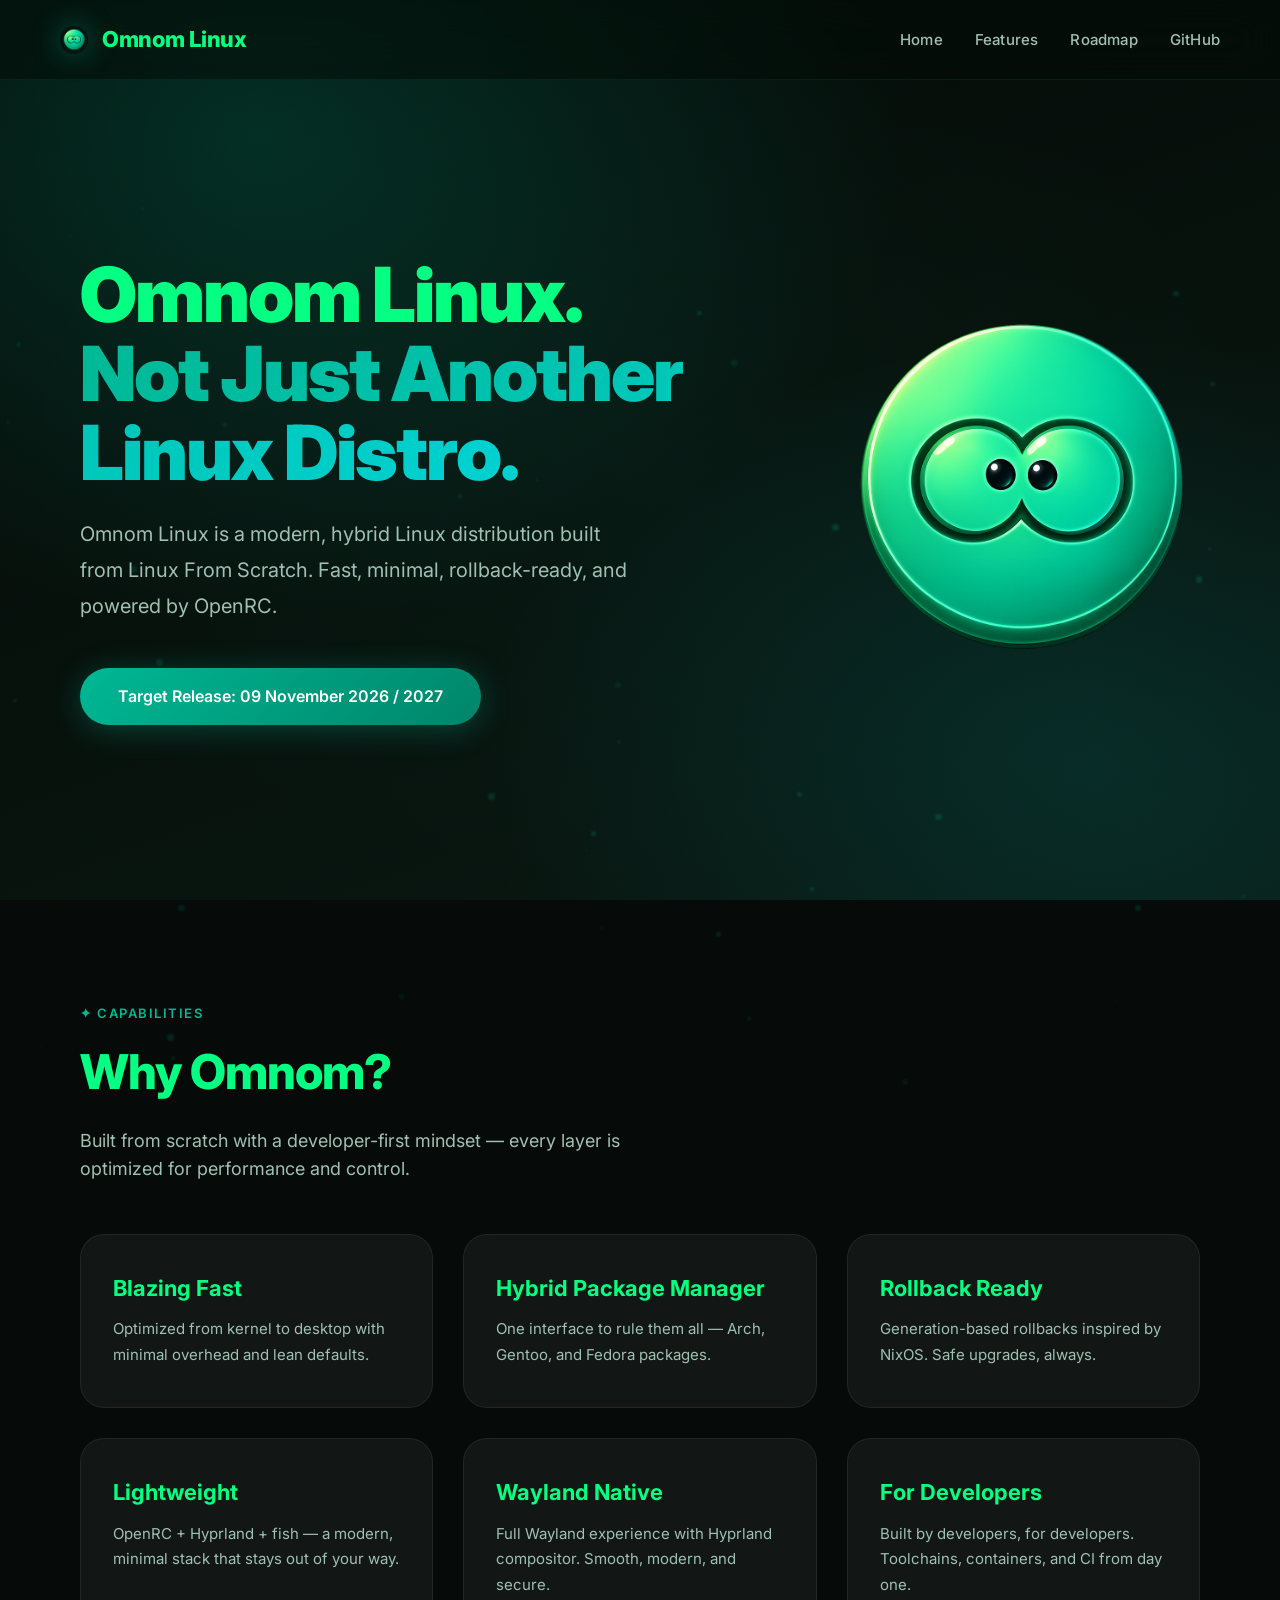
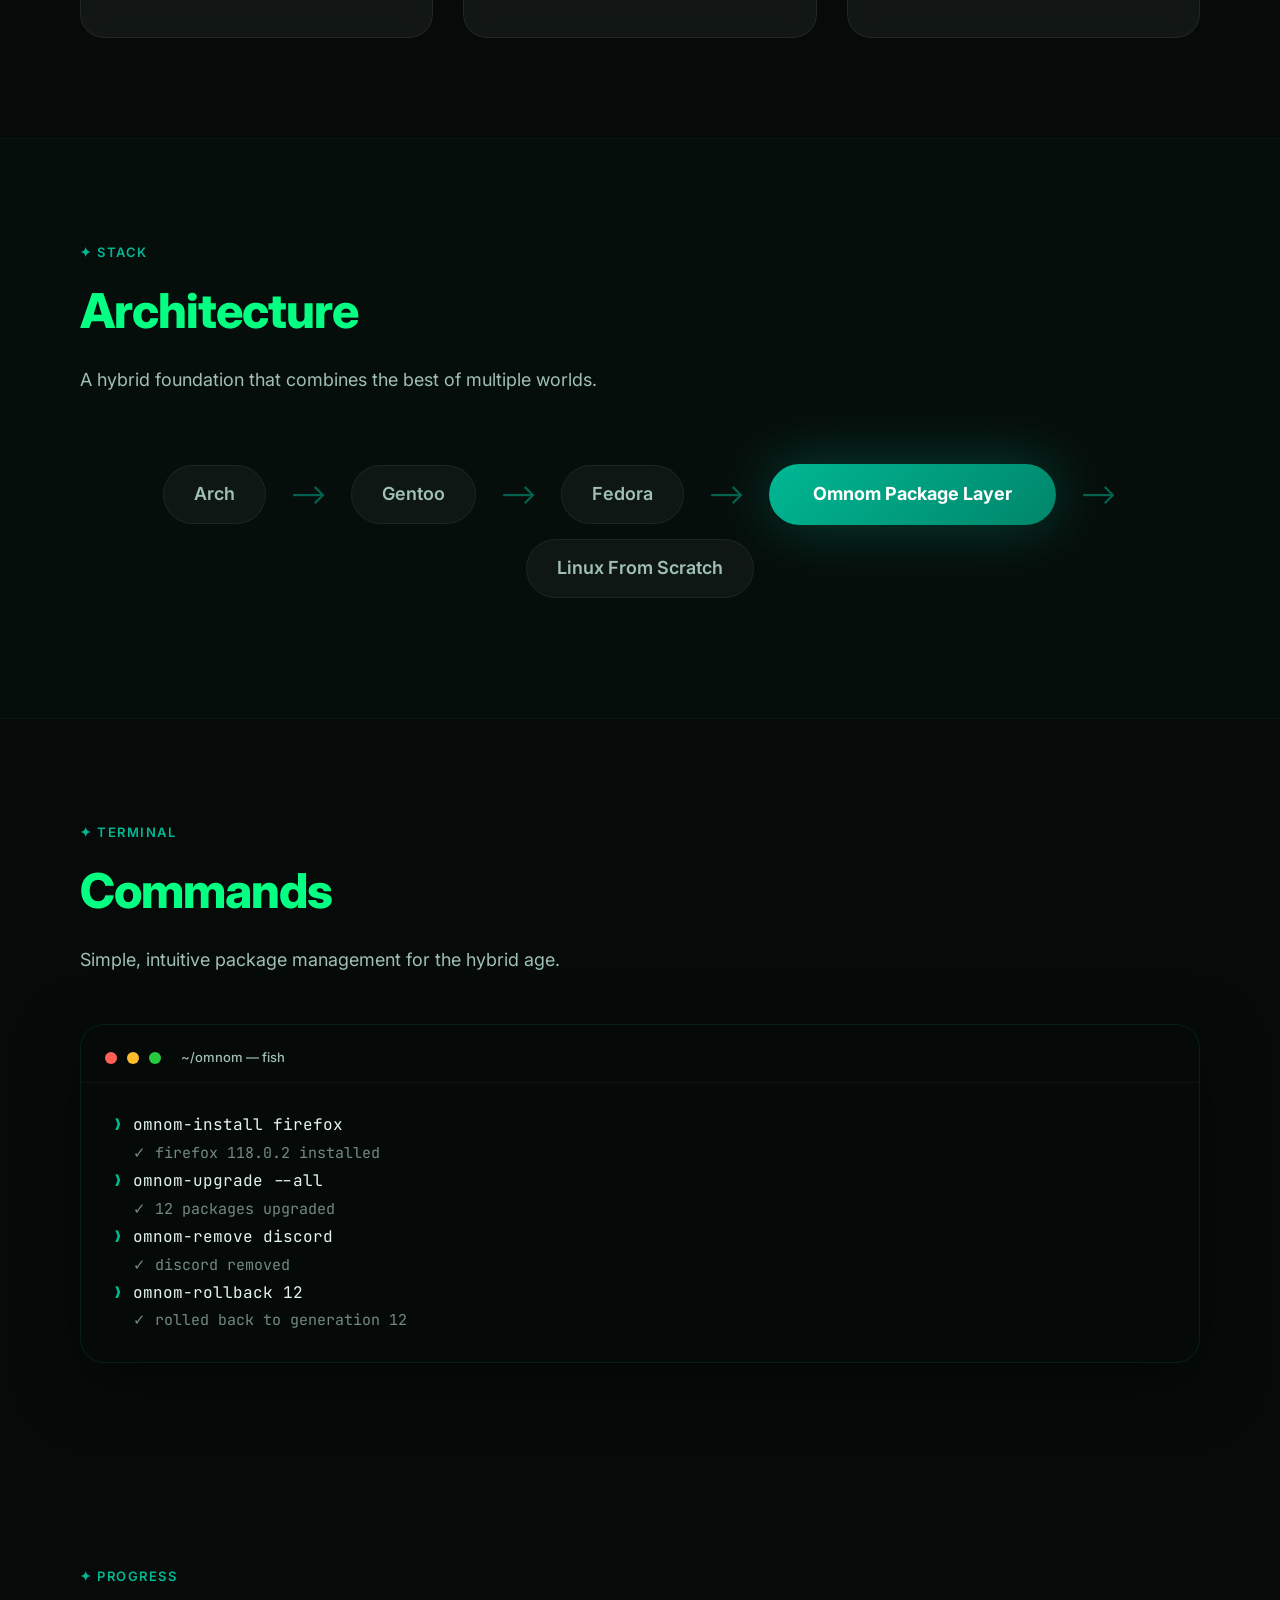
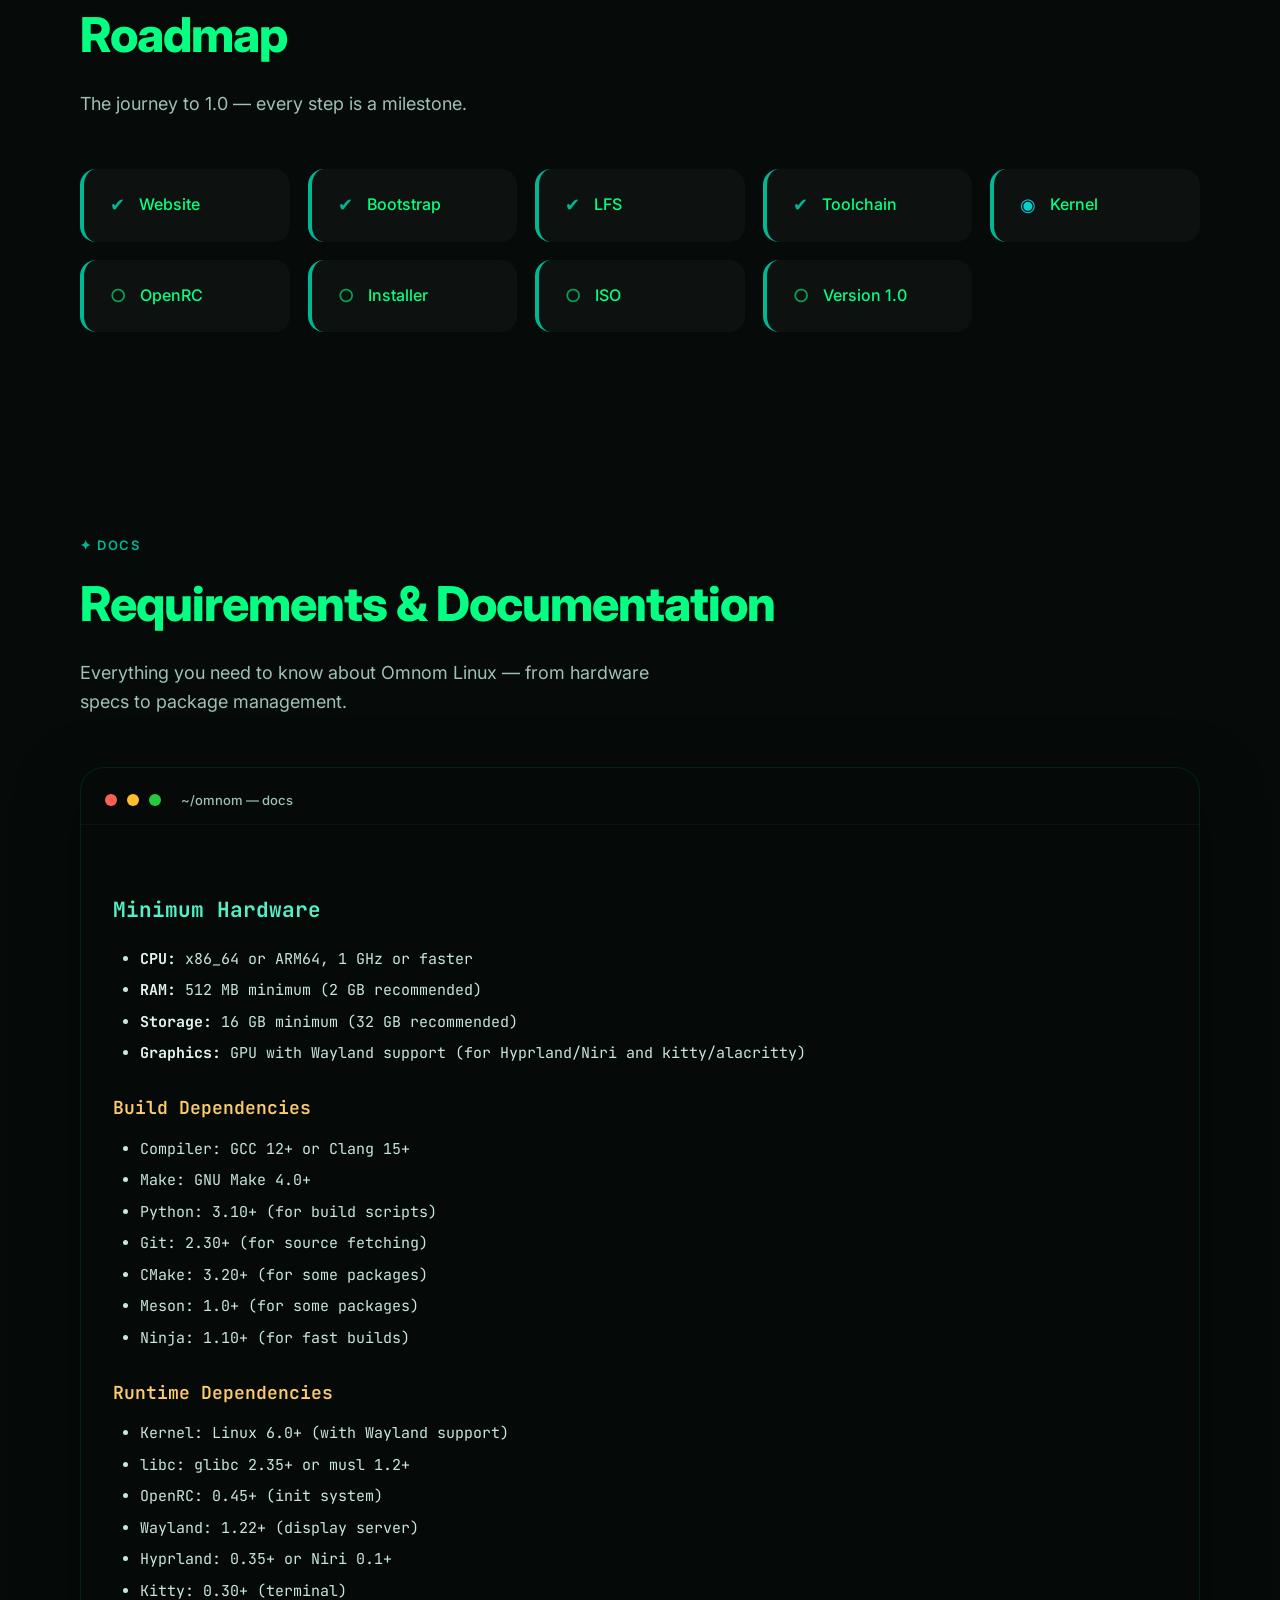
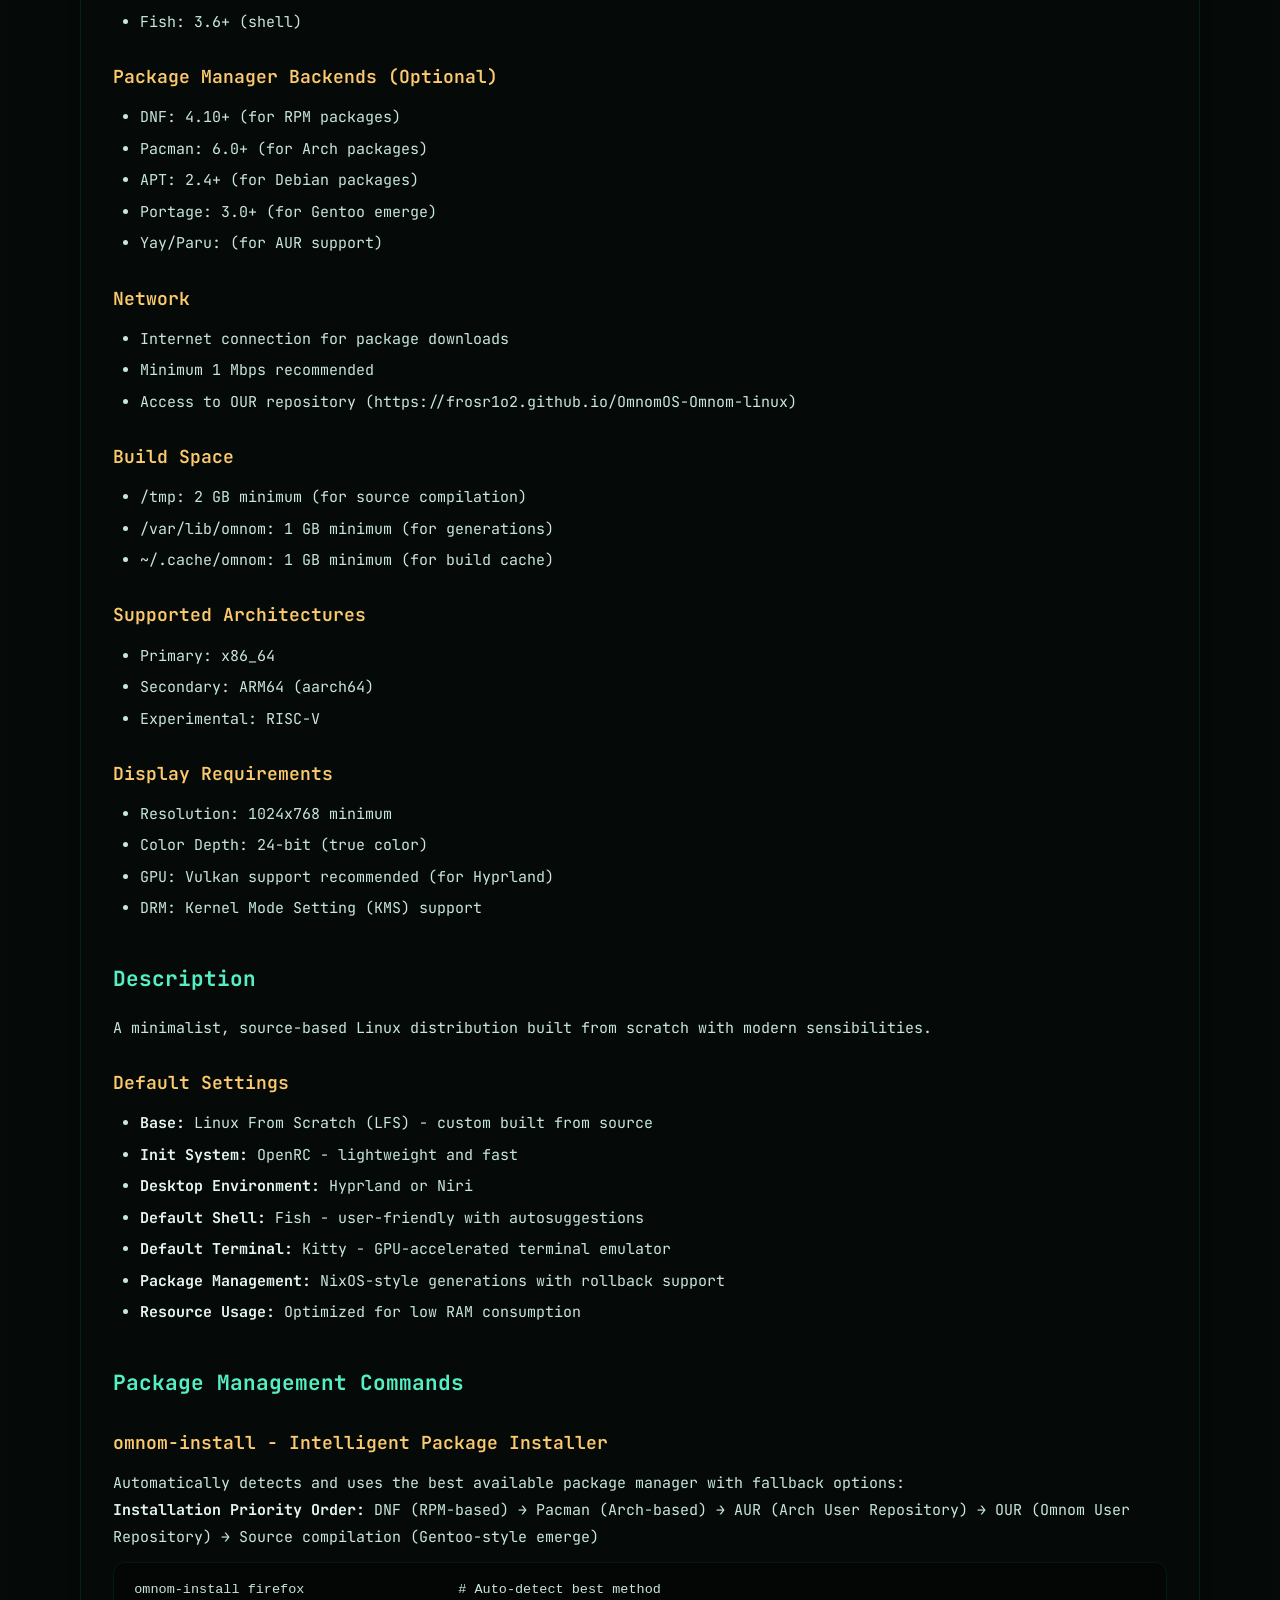
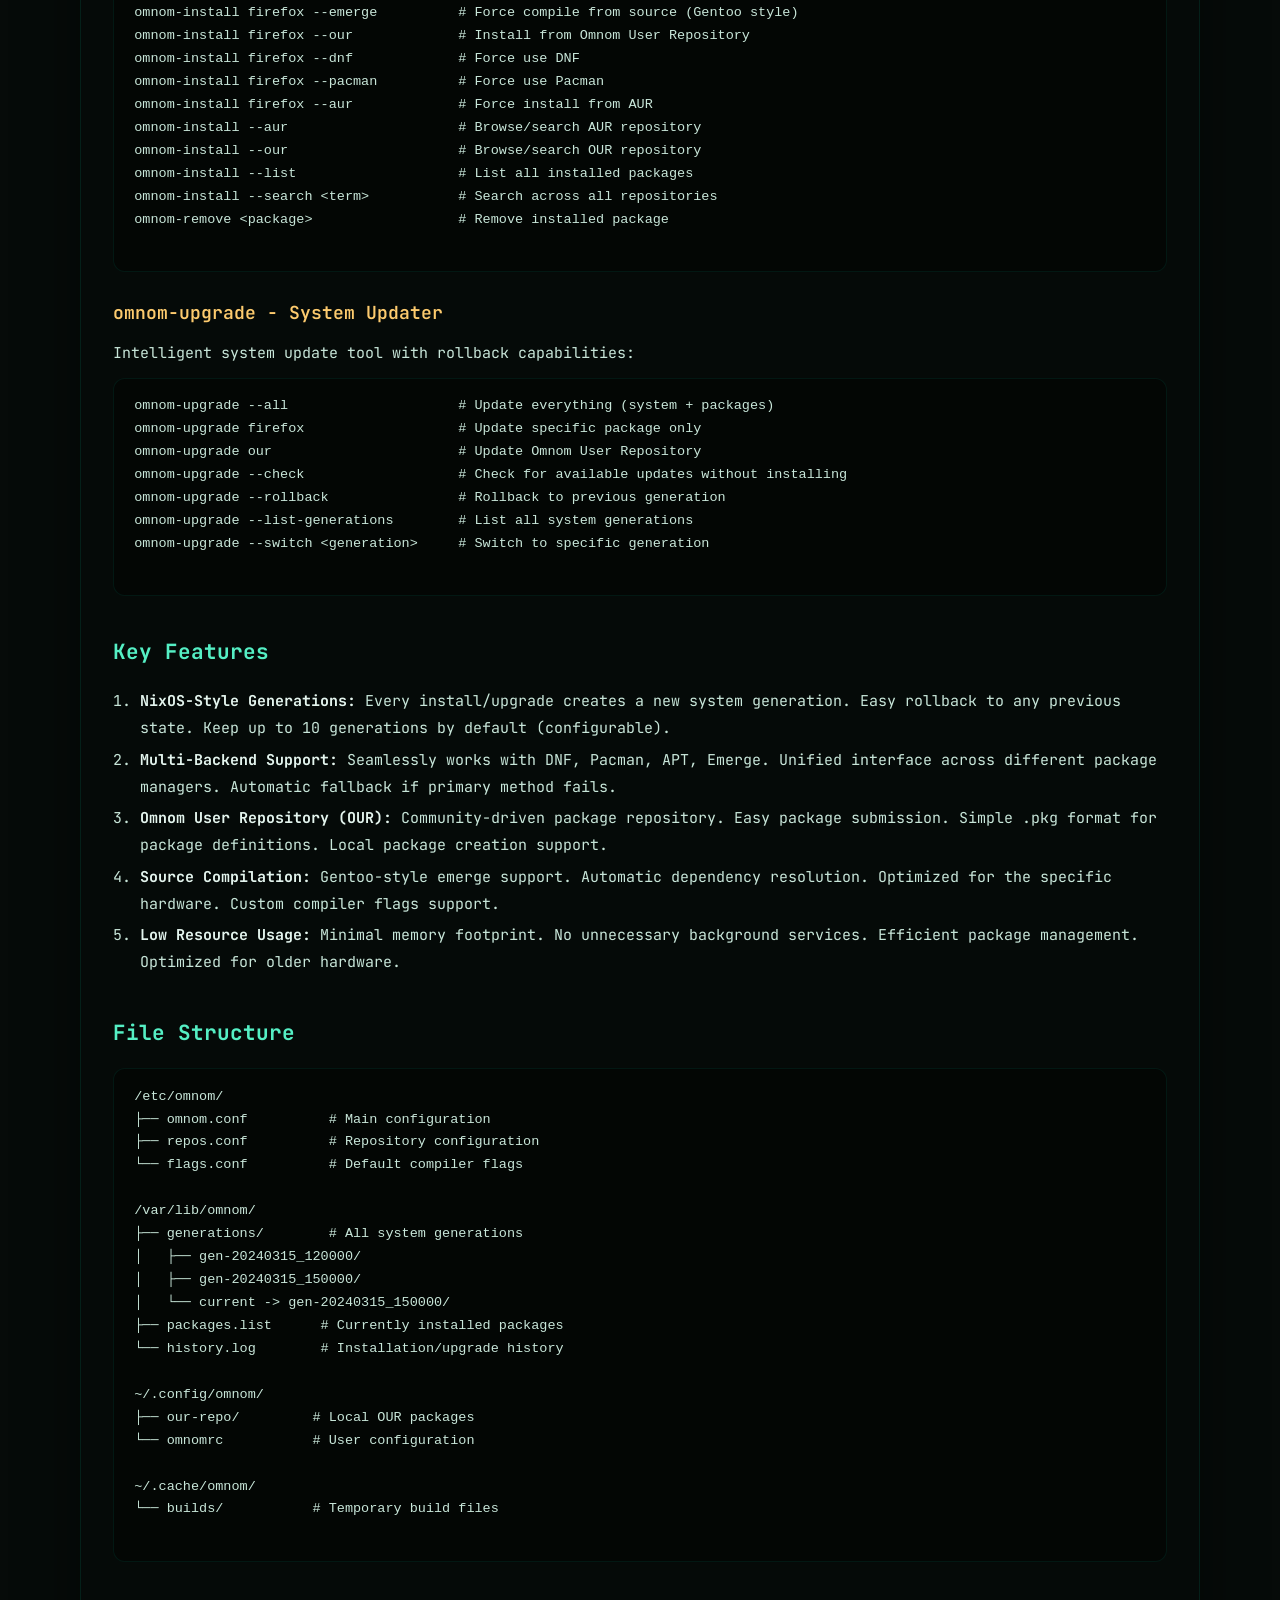
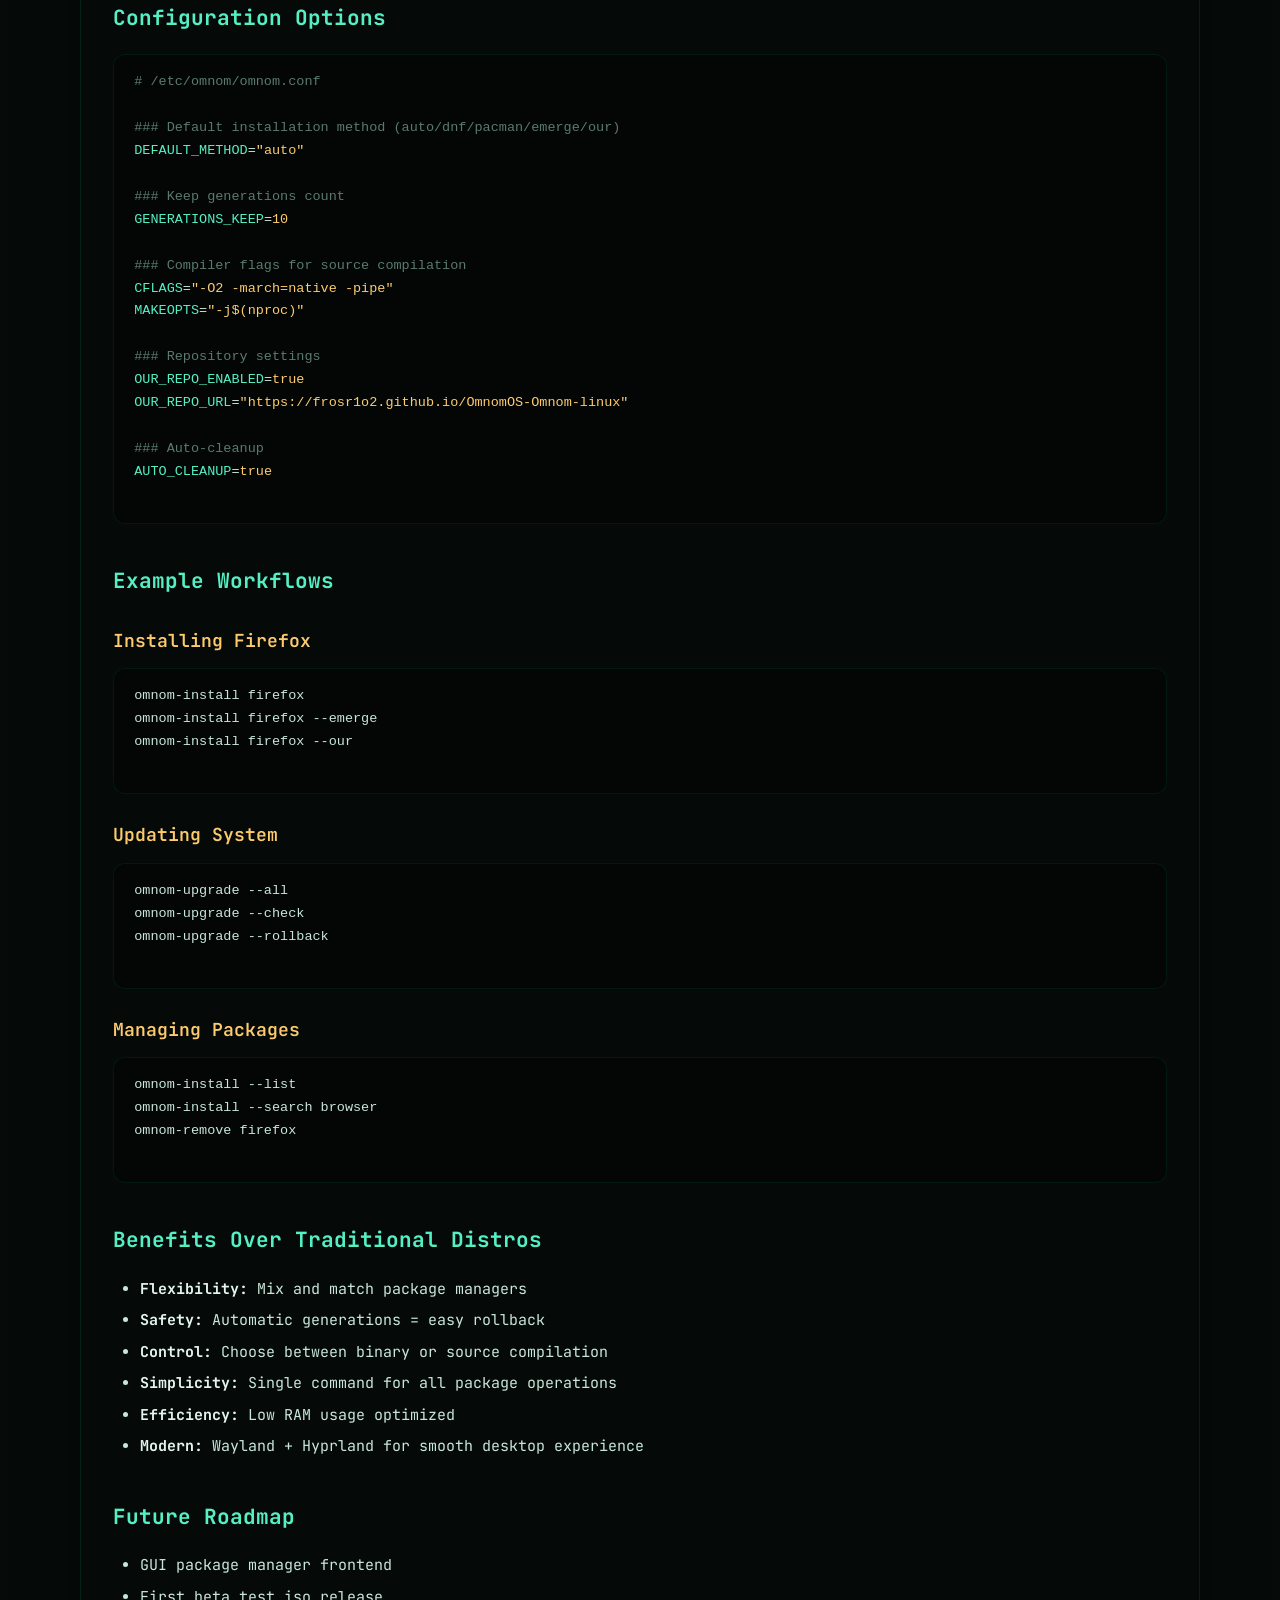
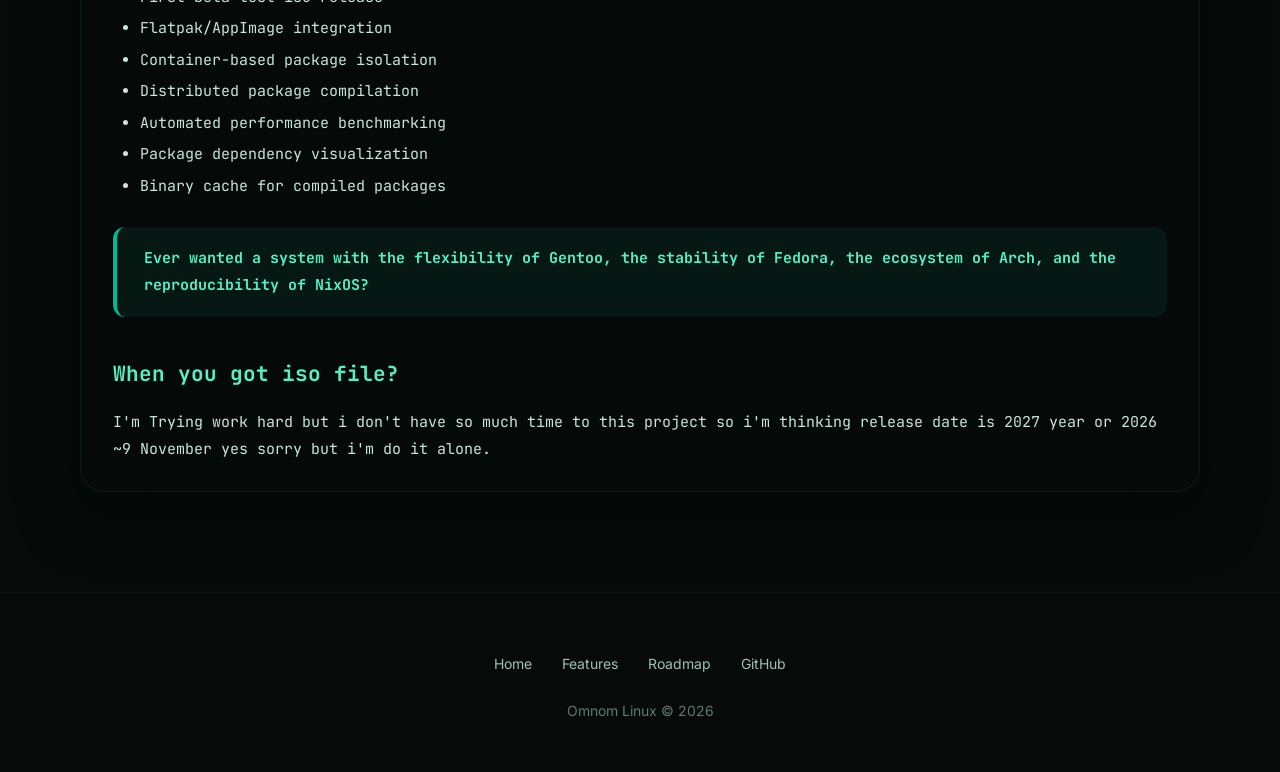
<file: index.html>
<!DOCTYPE html>
<html lang="en">
<head>
    <meta charset="UTF-8" />
    <meta name="viewport" content="width=device-width, initial-scale=1.0" />
    <title>Omnom Linux</title>
    <meta name="description" content="Hybrid Linux Distribution built from Linux From Scratch" />
    <link rel="icon" href="favicon.png" type="image/png">
    <meta property="og:title" content="Omnom Linux" />
    <meta property="og:description" content="Omnom Linux – modern hybrid Linux distribution built from LFS. OpenRC, Hyprland, rollback-ready." />
    <meta property="og:image" content="https://frosr1o2.github.io/OmnomOS-Omnom-linux/favicon.png" />
    <meta property="og:url" content="https://frosr1o2.github.io/OmnomOS-Omnom-linux/" />
    <meta property="og:type" content="website" />
    <meta property="og:site_name" content="Omnom Linux" />

    <link rel="preconnect" href="https://fonts.googleapis.com" />
    <link rel="preconnect" href="https://fonts.gstatic.com" crossorigin />
    <link href="https://fonts.googleapis.com/css2?family=Inter:wght@300;400;500;600;700;800;900&family=JetBrains+Mono:wght@400;600&display=swap" rel="stylesheet" />
    <style>
        * {
            margin: 0;
            padding: 0;
            box-sizing: border-box;
        }
        :root {
            --bg: #060b09;
            --bg2: #0a1410;
            --card: rgba(255, 255, 255, .05);
            --border: rgba(255, 255, 255, .07);
            --text: #05ff82;
            --text2: #a0c0b4;
            --primary: #00b894;
            --primary-dim: rgba(0, 184, 148, .15);
            --primary-glow: rgba(0, 184, 148, .40);
            --secondary: #00d2d3;
            --shadow: 0 0 60px rgba(0, 184, 148, .30);
            --radius: 24px;
            --transition: .40s cubic-bezier(.22, 1, .36, 1);
            --header-height: 80px;
        }
        html {
            scroll-behavior: smooth;
        }
        body {
            font-family: 'Inter', sans-serif;
            background: var(--bg);
            color: var(--text);
            overflow-x: hidden;
            line-height: 1.6;
            padding-top: var(--header-height);
        }
        ::selection {
            background: var(--primary);
            color: #0a1410;
        }
        #background {
            position: fixed;
            inset: 0;
            z-index: -10;
            background:
                radial-gradient(ellipse at 20% 15%, rgba(0, 184, 148, .20), transparent 45%),
                radial-gradient(ellipse at 85% 85%, rgba(0, 210, 211, .12), transparent 40%),
                radial-gradient(ellipse at 50% 50%, rgba(0, 184, 148, .04), transparent 70%),
                linear-gradient(160deg, #040a07, #0a1812);
        }
        #background .particle {
            position: absolute;
            width: 4px;
            height: 4px;
            background: rgba(0, 184, 148, .35);
            border-radius: 50%;
            animation: floatParticle linear infinite;
            filter: blur(1px);
        }
        @keyframes floatParticle {
            0% {
                transform: translateY(0) scale(1);
                opacity: .3;
            }
            50% {
                opacity: .8;
            }
            100% {
                transform: translateY(-110vh) scale(0);
                opacity: 0;
            }
        }
        ::-webkit-scrollbar {
            width: 7px;
        }
        ::-webkit-scrollbar-track {
            background: var(--bg);
        }
        ::-webkit-scrollbar-thumb {
            background: var(--primary);
            border-radius: 12px;
        }
        header {
            position: fixed;
            top: 0;
            left: 0;
            width: 100%;
            height: var(--header-height);
            display: flex;
            justify-content: space-between;
            align-items: center;
            padding: 0 60px;
            backdrop-filter: blur(24px) saturate(1.4);
            background: rgba(6, 11, 9, .55);
            border-bottom: 1px solid rgba(0, 184, 148, .10);
            z-index: 1000;
            transition: background .4s;
        }
        header.scrolled {
            background: rgba(6, 11, 9, .85);
            border-bottom-color: rgba(0, 184, 148, .18);
        }
        .logo {
            display: flex;
            align-items: center;
            gap: 14px;
            font-weight: 800;
            font-size: 22px;
            letter-spacing: -.3px;
        }
        .logo-circle {
            width: 28px;
            height: 28px;
            border-radius: 50%;
            background-image: url('favicon.png');
            background-size: cover;
            background-position: center;
            box-shadow: 0 0 28px var(--primary-glow);
            animation: pulseLogo 3.5s ease-in-out infinite;
            flex-shrink: 0;
        }
        @keyframes pulseLogo {
            0%, 100% {
                transform: scale(1);
                box-shadow: 0 0 28px var(--primary-glow);
            }
            50% {
                transform: scale(1.18);
                box-shadow: 0 0 50px var(--primary-glow);
            }
        }
        nav {
            display: flex;
            gap: 32px;
            align-items: center;
        }
        nav a {
            color: var(--text2);
            text-decoration: none;
            font-weight: 500;
            font-size: 15px;
            transition: var(--transition);
            position: relative;
            letter-spacing: .2px;
            cursor: pointer;
        }
        nav a::after {
            content: '';
            position: absolute;
            left: 0;
            bottom: -4px;
            width: 0;
            height: 2px;
            background: var(--primary);
            transition: var(--transition);
            border-radius: 4px;
        }
        nav a:hover {
            color: #fff;
        }
        nav a:hover::after {
            width: 100%;
        }
        .menu-toggle {
            display: none;
            flex-direction: column;
            gap: 5px;
            cursor: pointer;
            padding: 4px;
            background: none;
            border: none;
        }
        .menu-toggle span {
            display: block;
            width: 26px;
            height: 2.5px;
            background: var(--text);
            border-radius: 4px;
            transition: var(--transition);
        }
        .menu-toggle.open span:nth-child(1) {
            transform: rotate(45deg) translate(5px, 5px);
        }
        .menu-toggle.open span:nth-child(2) {
            opacity: 0;
        }
        .menu-toggle.open span:nth-child(3) {
            transform: rotate(-45deg) translate(6px, -6px);
        }
        .hero {
            min-height: calc(100vh - var(--header-height));
            display: flex;
            align-items: center;
            justify-content: space-between;
            padding: 0 80px;
            gap: 40px;
            scroll-margin-top: var(--header-height);
        }
        .hero-content {
            max-width: 680px;
            flex-shrink: 0;
        }
        .hero h1 {
            font-size: 76px;
            font-weight: 900;
            line-height: 1.04;
            letter-spacing: -2px;
            margin-bottom: 24px;
        }
        .hero h1 .highlight {
            background: linear-gradient(135deg, var(--primary), var(--secondary));
            -webkit-background-clip: text;
            -webkit-text-fill-color: transparent;
            background-clip: text;
        }
        .hero p {
            font-size: 20px;
            color: var(--text2);
            line-height: 1.8;
            margin-bottom: 44px;
            max-width: 560px;
        }
        .buttons {
            display: flex;
            gap: 18px;
            flex-wrap: wrap;
        }
        .btn {
            display: inline-flex;
            align-items: center;
            gap: 10px;
            padding: 16px 38px;
            border-radius: 60px;
            font-size: 16px;
            font-weight: 600;
            border: none;
            transition: var(--transition);
            text-decoration: none;
            pointer-events: none;
        }
        .btn-primary {
            background: linear-gradient(135deg, var(--primary), #00856a);
            color: #fff;
            box-shadow: 0 4px 30px rgba(0, 184, 148, .30);
            pointer-events: auto;
            cursor: default;
        }
        .btn-primary:hover {
            transform: translateY(-4px);
            box-shadow: 0 12px 50px rgba(0, 184, 148, .45);
        }
        .btn-icon {
            font-size: 20px;
        }
        .hero-image {
            display: flex;
            justify-content: center;
            align-items: center;
            flex-shrink: 0;
            width: 440px;
            height: 440px;
        }
        .planet-wrapper {
            width: 100%;
            height: 100%;
            display: flex;
            align-items: center;
            justify-content: center;
            animation: planetFloat 4s ease-in-out infinite;
        }
        .planet {
            width: 100%;
            height: 100%;
            border-radius: 50%;
            background-image: url('favicon.png');
            background-size: cover;
            background-position: center;
            animation: planetSpin 22s linear infinite;
            position: relative;
        }
        @keyframes planetSpin {
            0% {
                transform: rotate(0deg);
            }
            100% {
                transform: rotate(360deg);
            }
        }
        @keyframes planetFloat {
            0%, 100% {
                transform: translateY(0);
            }
            50% {
                transform: translateY(-14px);
            }
        }
        section {
            padding: 100px 80px;
            scroll-margin-top: var(--header-height);
        }
        .section-label {
            display: inline-block;
            font-size: 13px;
            font-weight: 600;
            text-transform: uppercase;
            letter-spacing: 1.5px;
            color: var(--primary);
            margin-bottom: 10px;
        }
        section h2 {
            font-size: 48px;
            font-weight: 800;
            letter-spacing: -1px;
            margin-bottom: 16px;
        }
        .section-desc {
            color: var(--text2);
            font-size: 18px;
            max-width: 600px;
            margin-bottom: 50px;
        }
        .cards {
            display: grid;
            grid-template-columns: repeat(auto-fit, minmax(280px, 1fr));
            gap: 30px;
        }
        .card {
            padding: 36px 32px 40px;
            background: var(--card);
            backdrop-filter: blur(12px);
            border-radius: var(--radius);
            border: 1px solid var(--border);
            transition: var(--transition);
            position: relative;
            overflow: hidden;
        }
        .card::before {
            content: '';
            position: absolute;
            inset: 0;
            border-radius: var(--radius);
            padding: 1px;
            background: linear-gradient(135deg, rgba(0, 184, 148, .20), transparent 60%);
            -webkit-mask: linear-gradient(#fff 0 0) content-box, linear-gradient(#fff 0 0);
            -webkit-mask-composite: xor;
            mask-composite: exclude;
            pointer-events: none;
            opacity: 0;
            transition: var(--transition);
        }
        .card:hover::before {
            opacity: 1;
        }
        .card:hover {
            transform: translateY(-10px);
            border-color: rgba(0, 184, 148, .25);
            box-shadow: 0 20px 60px rgba(0, 0, 0, .4);
        }
        .card h3 {
            font-size: 22px;
            font-weight: 700;
            margin-bottom: 10px;
        }
        .card p {
            color: var(--text2);
            font-size: 15px;
            line-height: 1.7;
        }
        #architecture {
            background: rgba(0, 184, 148, .02);
            border-top: 1px solid rgba(0, 184, 148, .06);
            border-bottom: 1px solid rgba(0, 184, 148, .06);
        }
        .arch-flow {
            display: flex;
            flex-wrap: wrap;
            align-items: center;
            justify-content: center;
            gap: 14px 24px;
            padding: 20px 0;
        }
        .arch-item {
            padding: 14px 30px;
            border-radius: 40px;
            background: rgba(255, 255, 255, .04);
            border: 1px solid rgba(255, 255, 255, .06);
            font-weight: 600;
            font-size: 18px;
            color: var(--text2);
            transition: var(--transition);
        }
        .arch-item:hover {
            border-color: var(--primary);
            color: #fff;
            background: var(--primary-dim);
        }
        .arch-item.core {
            background: linear-gradient(135deg, var(--primary), #00856a);
            color: #fff;
            border: none;
            box-shadow: var(--shadow);
            font-weight: 700;
            padding: 16px 44px;
        }
        .arch-arrow {
            font-size: 28px;
            color: var(--primary);
            opacity: .5;
        }
        .terminal-wrap {
            background: #050a08;
            border-radius: var(--radius);
            border: 1px solid rgba(0, 184, 148, .12);
            padding: 8px 0 0 0;
            overflow: hidden;
            box-shadow: 0 20px 60px rgba(0, 0, 0, .5);
        }
        .terminal-head {
            display: flex;
            align-items: center;
            gap: 10px;
            padding: 14px 24px;
            border-bottom: 1px solid rgba(255, 255, 255, .04);
        }
        .terminal-dot {
            width: 12px;
            height: 12px;
            border-radius: 50%;
            background: #ff5f56;
        }
        .terminal-dot:nth-child(2) {
            background: #ffbd2e;
        }
        .terminal-dot:nth-child(3) {
            background: #27c93f;
        }
        .terminal-title {
            margin-left: 10px;
            font-size: 13px;
            color: var(--text2);
            font-weight: 500;
        }
        .terminal-body {
            padding: 28px 32px;
            font-family: 'JetBrains Mono', monospace;
            font-size: 16px;
            line-height: 1.8;
            color: #c8e6d9;
        }
        .terminal-body .prompt {
            color: var(--primary);
            font-weight: 600;
        }
        .terminal-body .cmd {
            color: #e4f5ee;
        }
        .terminal-body .output {
            color: var(--text2);
            font-size: 15px;
            padding-left: 20px;
            display: block;
            opacity: .7;
        }
        .timeline {
            display: grid;
            grid-template-columns: repeat(auto-fit, minmax(200px, 1fr));
            gap: 18px;
        }
        .timeline-item {
            padding: 22px 26px;
            background: rgba(255, 255, 255, .03);
            border-radius: 16px;
            border-left: 4px solid var(--primary);
            transition: var(--transition);
            display: flex;
            align-items: center;
            gap: 14px;
            font-weight: 500;
        }
        .timeline-item:hover {
            background: var(--primary-dim);
            border-left-color: var(--secondary);
            transform: translateX(6px);
        }
        .timeline-item .status {
            font-size: 18px;
            opacity: .6;
        }
        .timeline-item.done .status {
            opacity: 1;
            color: var(--primary);
        }
        .timeline-item.active .status {
            opacity: 1;
            color: var(--secondary);
            animation: blinkStatus 1.2s infinite;
        }
        @keyframes blinkStatus {
            0%, 100% {
                opacity: 1;
            }
            50% {
                opacity: .2;
            }
        }
        #requirements .terminal-body {
            font-size: 15px;
        }
        #requirements .terminal-body h3 {
            color: #55efc4;
            font-size: 1.4em;
            font-weight: 700;
            margin: 1.8em 0 0.8em;
            font-family: 'JetBrains Mono', monospace;
        }
        #requirements .terminal-body h4 {
            color: #fdcb6e;
            font-size: 1.2em;
            font-weight: 600;
            margin: 1.4em 0 0.6em;
            font-family: 'JetBrains Mono', monospace;
        }
        #requirements .terminal-body ul, #requirements .terminal-body ol {
            padding-left: 1.8em;
            margin-bottom: 1em;
            color: #c8e6d9;
        }
        #requirements .terminal-body li {
            margin-bottom: 0.3em;
        }
        #requirements .terminal-body strong {
            color: #e4f5ee;
        }
        #requirements .terminal-body code {
            background: rgba(255, 255, 255, .06);
            padding: 0.1em 0.6em;
            border-radius: 4px;
            font-size: 0.9em;
            color: #b8e6d6;
        }
        #requirements .terminal-body pre {
            background: rgba(0, 0, 0, .4);
            padding: 1.2em 1.5em;
            border-radius: 12px;
            border: 1px solid rgba(0, 184, 148, .10);
            overflow-x: auto;
            margin: 0.8em 0 1.5em;
            font-size: 0.9em;
            line-height: 1.7;
            color: #c8e6d9;
        }
        #requirements .terminal-body pre .comment {
            color: #5a7a6e;
        }
        #requirements .terminal-body pre .key {
            color: #55efc4;
        }
        #requirements .terminal-body pre .value {
            color: #fdcb6e;
        }
        #requirements .terminal-body .note {
            background: rgba(0, 184, 148, .08);
            border-left: 4px solid var(--primary);
            padding: 1.2em 1.8em;
            border-radius: 12px;
            margin: 1.8em 0;
            color: #c8e6d9;
        }
        #requirements .terminal-body .note strong {
            color: #55efc4;
        }
        footer {
            padding: 60px 80px 50px;
            text-align: center;
            border-top: 1px solid rgba(255, 255, 255, .04);
            color: var(--text2);
        }
        footer .footer-links {
            display: flex;
            justify-content: center;
            gap: 30px;
            margin-bottom: 24px;
            flex-wrap: wrap;
        }
        footer .footer-links a {
            color: var(--text2);
            text-decoration: none;
            font-size: 14px;
            transition: var(--transition);
            cursor: pointer;
        }
        footer .footer-links a:hover {
            color: var(--primary);
        }
        footer p {
            font-size: 14px;
            opacity: .6;
        }
        #topButton {
            position: fixed;
            bottom: 40px;
            right: 40px;
            width: 52px;
            height: 52px;
            border-radius: 50%;
            border: none;
            background: linear-gradient(135deg, var(--primary), #00856a);
            color: #fff;
            font-size: 24px;
            cursor: pointer;
            box-shadow: 0 4px 30px rgba(0, 184, 148, .30);
            opacity: 0;
            transform: translateY(20px) scale(.9);
            transition: var(--transition);
            z-index: 100;
            display: flex;
            align-items: center;
            justify-content: center;
        }
        #topButton.visible {
            opacity: 1;
            transform: translateY(0) scale(1);
        }
        #topButton:hover {
            transform: translateY(-4px) scale(1.05);
            box-shadow: 0 8px 50px rgba(0, 184, 148, .45);
        }
        .hidden {
            opacity: 0;
            transform: translateY(30px);
            transition: opacity 1.2s cubic-bezier(0.22, 1, 0.36, 1), transform 1.2s cubic-bezier(0.22, 1, 0.36, 1);
        }
        .show {
            opacity: 1;
            transform: translateY(0);
        }
        @media (max-width: 1100px) {
            .hero {
                padding: 0 40px;
                flex-direction: column;
                text-align: center;
                padding-top: 40px;
            }
            .hero-content {
                max-width: 100%;
            }
            .hero p {
                max-width: 100%;
            }
            .buttons {
                justify-content: center;
            }
            .hero-image {
                width: 300px;
                height: 300px;
            }
            section {
                padding: 70px 40px;
            }
            header {
                padding: 0 30px;
            }
            .hero h1 {
                font-size: 52px;
            }
        }
        @media (max-width: 760px) {
            nav {
                position: fixed;
                top: 0;
                left: 0;
                width: 100%;
                height: 100vh;
                background: rgba(6, 11, 9, .96);
                backdrop-filter: blur(30px);
                flex-direction: column;
                justify-content: center;
                gap: 28px;
                transform: translateX(100%);
                transition: var(--transition);
                padding: 40px;
                z-index: 998;
            }
            nav.open {
                transform: translateX(0);
            }
            nav a {
                font-size: 22px;
            }
            .menu-toggle {
                display: flex;
                z-index: 999;
            }
            .hero {
                padding: 0 24px;
                padding-top: 20px;
            }
            .hero h1 {
                font-size: 38px;
            }
            .hero p {
                font-size: 17px;
            }
            .hero-image {
                width: 220px;
                height: 220px;
            }
            section {
                padding: 50px 24px;
            }
            section h2 {
                font-size: 34px;
            }
            .cards {
                grid-template-columns: 1fr;
            }
            .terminal-body {
                font-size: 14px;
                padding: 20px;
                line-height: 2;
            }
            .timeline {
                grid-template-columns: 1fr 1fr;
            }
            footer {
                padding: 40px 24px;
            }
            #topButton {
                bottom: 24px;
                right: 24px;
                width: 46px;
                height: 46px;
                font-size: 20px;
            }
            .arch-flow {
                gap: 10px 16px;
            }
            .arch-item {
                font-size: 14px;
                padding: 10px 20px;
            }
            .arch-item.core {
                padding: 12px 28px;
            }
            .arch-arrow {
                font-size: 20px;
            }
        }
        @media (max-width: 460px) {
            .hero h1 {
                font-size: 30px;
            }
            .btn {
                padding: 14px 28px;
                font-size: 14px;
                width: 100%;
                justify-content: center;
            }
            .buttons {
                flex-direction: column;
                width: 100%;
            }
            .timeline {
                grid-template-columns: 1fr;
            }
            .hero-image {
                width: 170px;
                height: 170px;
            }
        }
    </style>
</head>
<body>
    <div id="background"></div>

    <header id="header">
        <div class="logo">
            <div class="logo-circle"></div>
            <span>Omnom Linux</span>
        </div>
        <nav id="nav">
            <a href="#home" data-nav>Home</a>
            <a href="#features" data-nav>Features</a>
            <a href="#roadmap" data-nav>Roadmap</a>
            <a href="https://github.com/Frosr1o2/OmnomOS-Omnom-linux" target="_blank">GitHub</a>
        </nav>
        <button class="menu-toggle" id="menuToggle" aria-label="Toggle menu">
            <span></span><span></span><span></span>
        </button>
    </header>

    <section class="hero" id="home">
        <div class="hero-content">
            <h1>Omnom Linux.<br /><span class="highlight">Not Just Another Linux Distro.</span></h1>
            <p>Omnom Linux is a modern, hybrid Linux distribution built from Linux From Scratch. Fast, minimal, rollback-ready, and powered by OpenRC.</p>
            <div class="buttons">
                <span class="btn btn-primary">Target Release: 09 November 2026 / 2027</span>
            </div>
        </div>
        <div class="hero-image">
            <div class="planet-wrapper">
                <div class="planet"></div>
            </div>
        </div>
    </section>

    <section id="features" class="hidden">
        <span class="section-label">✦ capabilities</span>
        <h2>Why Omnom?</h2>
        <p class="section-desc">Built from scratch with a developer-first mindset — every layer is optimized for performance and control.</p>
        <div class="cards">
            <div class="card"><h3>Blazing Fast</h3><p>Optimized from kernel to desktop with minimal overhead and lean defaults.</p></div>
            <div class="card"><h3>Hybrid Package Manager</h3><p>One interface to rule them all — Arch, Gentoo, and Fedora packages.</p></div>
            <div class="card"><h3>Rollback Ready</h3><p>Generation-based rollbacks inspired by NixOS. Safe upgrades, always.</p></div>
            <div class="card"><h3>Lightweight</h3><p>OpenRC + Hyprland + fish — a modern, minimal stack that stays out of your way.</p></div>
            <div class="card"><h3>Wayland Native</h3><p>Full Wayland experience with Hyprland compositor. Smooth, modern, and secure.</p></div>
            <div class="card"><h3>For Developers</h3><p>Built by developers, for developers. Toolchains, containers, and CI from day one.</p></div>
        </div>
    </section>

    <section id="architecture" class="hidden">
        <span class="section-label">✦ stack</span>
        <h2>Architecture</h2>
        <p class="section-desc">A hybrid foundation that combines the best of multiple worlds.</p>
        <div class="arch-flow">
            <span class="arch-item">Arch</span>
            <span class="arch-arrow">⟶</span>
            <span class="arch-item">Gentoo</span>
            <span class="arch-arrow">⟶</span>
            <span class="arch-item">Fedora</span>
            <span class="arch-arrow">⟶</span>
            <span class="arch-item core">Omnom Package Layer</span>
            <span class="arch-arrow">⟶</span>
            <span class="arch-item">Linux From Scratch</span>
        </div>
    </section>

    <section id="commands" class="hidden">
        <span class="section-label">✦ terminal</span>
        <h2>Commands</h2>
        <p class="section-desc">Simple, intuitive package management for the hybrid age.</p>
        <div class="terminal-wrap">
            <div class="terminal-head">
                <span class="terminal-dot"></span>
                <span class="terminal-dot"></span>
                <span class="terminal-dot"></span>
                <span class="terminal-title">~/omnom — fish</span>
            </div>
            <div class="terminal-body">
                <div><span class="prompt">❯</span> <span class="cmd">omnom-install firefox</span></div>
                <div><span class="output">✓ firefox 118.0.2 installed</span></div>
                <div><span class="prompt">❯</span> <span class="cmd">omnom-upgrade --all</span></div>
                <div><span class="output">✓ 12 packages upgraded</span></div>
                <div><span class="prompt">❯</span> <span class="cmd">omnom-remove discord</span></div>
                <div><span class="output">✓ discord removed</span></div>
                <div><span class="prompt">❯</span> <span class="cmd">omnom-rollback 12</span></div>
                <div><span class="output">✓ rolled back to generation 12</span></div>
            </div>
        </div>
    </section>

    <section id="roadmap" class="hidden">
        <span class="section-label">✦ progress</span>
        <h2>Roadmap</h2>
        <p class="section-desc">The journey to 1.0 — every step is a milestone.</p>
        <div class="timeline">
            <div class="timeline-item done"><span class="status">✔</span> Website</div>
            <div class="timeline-item done"><span class="status">✔</span> Bootstrap</div>
            <div class="timeline-item done"><span class="status">✔</span> LFS</div>
            <div class="timeline-item done"><span class="status">✔</span> Toolchain</div>
            <div class="timeline-item active"><span class="status">◉</span> Kernel</div>
            <div class="timeline-item"><span class="status">○</span> OpenRC</div>
            <div class="timeline-item"><span class="status">○</span> Installer</div>
            <div class="timeline-item"><span class="status">○</span> ISO</div>
            <div class="timeline-item"><span class="status">○</span> Version 1.0</div>
        </div>
    </section>

    <section id="requirements" class="hidden">
        <span class="section-label">✦ docs</span>
        <h2>Requirements &amp; Documentation</h2>
        <p class="section-desc">Everything you need to know about Omnom Linux — from hardware specs to package management.</p>
        <div class="terminal-wrap">
            <div class="terminal-head">
                <span class="terminal-dot"></span>
                <span class="terminal-dot"></span>
                <span class="terminal-dot"></span>
                <span class="terminal-title">~/omnom — docs</span>
            </div>
            <div class="terminal-body">
                <h3>Minimum Hardware</h3>
                <ul>
                    <li><strong>CPU:</strong> x86_64 or ARM64, 1 GHz or faster</li>
                    <li><strong>RAM:</strong> 512 MB minimum (2 GB recommended)</li>
                    <li><strong>Storage:</strong> 16 GB minimum (32 GB recommended)</li>
                    <li><strong>Graphics:</strong> GPU with Wayland support (for Hyprland/Niri and kitty/alacritty)</li>
                </ul>

                <h4>Build Dependencies</h4>
                <ul>
                    <li>Compiler: GCC 12+ or Clang 15+</li>
                    <li>Make: GNU Make 4.0+</li>
                    <li>Python: 3.10+ (for build scripts)</li>
                    <li>Git: 2.30+ (for source fetching)</li>
                    <li>CMake: 3.20+ (for some packages)</li>
                    <li>Meson: 1.0+ (for some packages)</li>
                    <li>Ninja: 1.10+ (for fast builds)</li>
                </ul>

                <h4>Runtime Dependencies</h4>
                <ul>
                    <li>Kernel: Linux 6.0+ (with Wayland support)</li>
                    <li>libc: glibc 2.35+ or musl 1.2+</li>
                    <li>OpenRC: 0.45+ (init system)</li>
                    <li>Wayland: 1.22+ (display server)</li>
                    <li>Hyprland: 0.35+ or Niri 0.1+</li>
                    <li>Kitty: 0.30+ (terminal)</li>
                    <li>Fish: 3.6+ (shell)</li>
                </ul>

                <h4>Package Manager Backends (Optional)</h4>
                <ul>
                    <li>DNF: 4.10+ (for RPM packages)</li>
                    <li>Pacman: 6.0+ (for Arch packages)</li>
                    <li>APT: 2.4+ (for Debian packages)</li>
                    <li>Portage: 3.0+ (for Gentoo emerge)</li>
                    <li>Yay/Paru: (for AUR support)</li>
                </ul>

                <h4>Network</h4>
                <ul>
                    <li>Internet connection for package downloads</li>
                    <li>Minimum 1 Mbps recommended</li>
                    <li>Access to OUR repository (https://frosr1o2.github.io/OmnomOS-Omnom-linux)</li>
                </ul>

                <h4>Build Space</h4>
                <ul>
                    <li>/tmp: 2 GB minimum (for source compilation)</li>
                    <li>/var/lib/omnom: 1 GB minimum (for generations)</li>
                    <li>~/.cache/omnom: 1 GB minimum (for build cache)</li>
                </ul>

                <h4>Supported Architectures</h4>
                <ul>
                    <li>Primary: x86_64</li>
                    <li>Secondary: ARM64 (aarch64)</li>
                    <li>Experimental: RISC-V</li>
                </ul>

                <h4>Display Requirements</h4>
                <ul>
                    <li>Resolution: 1024x768 minimum</li>
                    <li>Color Depth: 24-bit (true color)</li>
                    <li>GPU: Vulkan support recommended (for Hyprland)</li>
                    <li>DRM: Kernel Mode Setting (KMS) support</li>
                </ul>

                <h3>Description</h3>
                <p>A minimalist, source-based Linux distribution built from scratch with modern sensibilities.</p>

                <h4>Default Settings</h4>
                <ul>
                    <li><strong>Base:</strong> Linux From Scratch (LFS) - custom built from source</li>
                    <li><strong>Init System:</strong> OpenRC - lightweight and fast</li>
                    <li><strong>Desktop Environment:</strong> Hyprland or Niri</li>
                    <li><strong>Default Shell:</strong> Fish - user-friendly with autosuggestions</li>
                    <li><strong>Default Terminal:</strong> Kitty - GPU-accelerated terminal emulator</li>
                    <li><strong>Package Management:</strong> NixOS-style generations with rollback support</li>
                    <li><strong>Resource Usage:</strong> Optimized for low RAM consumption</li>
                </ul>

                <h3>Package Management Commands</h3>
                <h4>omnom-install - Intelligent Package Installer</h4>
                <p>Automatically detects and uses the best available package manager with fallback options:</p>
                <p><strong>Installation Priority Order:</strong> DNF (RPM-based) → Pacman (Arch-based) → AUR (Arch User Repository) → OUR (Omnom User Repository) → Source compilation (Gentoo-style emerge)</p>
                <pre>
omnom-install firefox                   # Auto-detect best method
omnom-install firefox --emerge          # Force compile from source (Gentoo style)
omnom-install firefox --our             # Install from Omnom User Repository
omnom-install firefox --dnf             # Force use DNF
omnom-install firefox --pacman          # Force use Pacman
omnom-install firefox --aur             # Force install from AUR
omnom-install --aur                     # Browse/search AUR repository
omnom-install --our                     # Browse/search OUR repository
omnom-install --list                    # List all installed packages
omnom-install --search &lt;term&gt;           # Search across all repositories
omnom-remove &lt;package&gt;                  # Remove installed package
                </pre>

                <h4>omnom-upgrade - System Updater</h4>
                <p>Intelligent system update tool with rollback capabilities:</p>
                <pre>
omnom-upgrade --all                     # Update everything (system + packages)
omnom-upgrade firefox                   # Update specific package only
omnom-upgrade our                       # Update Omnom User Repository
omnom-upgrade --check                   # Check for available updates without installing
omnom-upgrade --rollback                # Rollback to previous generation
omnom-upgrade --list-generations        # List all system generations
omnom-upgrade --switch &lt;generation&gt;     # Switch to specific generation
                </pre>

                <h3>Key Features</h3>
                <ol>
                    <li><strong>NixOS-Style Generations:</strong> Every install/upgrade creates a new system generation. Easy rollback to any previous state. Keep up to 10 generations by default (configurable).</li>
                    <li><strong>Multi-Backend Support:</strong> Seamlessly works with DNF, Pacman, APT, Emerge. Unified interface across different package managers. Automatic fallback if primary method fails.</li>
                    <li><strong>Omnom User Repository (OUR):</strong> Community-driven package repository. Easy package submission. Simple .pkg format for package definitions. Local package creation support.</li>
                    <li><strong>Source Compilation:</strong> Gentoo-style emerge support. Automatic dependency resolution. Optimized for the specific hardware. Custom compiler flags support.</li>
                    <li><strong>Low Resource Usage:</strong> Minimal memory footprint. No unnecessary background services. Efficient package management. Optimized for older hardware.</li>
                </ol>

                <h3>File Structure</h3>
                <pre>
/etc/omnom/
├── omnom.conf          # Main configuration
├── repos.conf          # Repository configuration
└── flags.conf          # Default compiler flags

/var/lib/omnom/
├── generations/        # All system generations
│   ├── gen-20240315_120000/
│   ├── gen-20240315_150000/
│   └── current -> gen-20240315_150000/
├── packages.list      # Currently installed packages
└── history.log        # Installation/upgrade history

~/.config/omnom/
├── our-repo/         # Local OUR packages
└── omnomrc           # User configuration

~/.cache/omnom/
└── builds/           # Temporary build files
                </pre>

                <h3>Configuration Options</h3>
                <pre>
<span class="comment"># /etc/omnom/omnom.conf</span>

<span class="comment">### Default installation method (auto/dnf/pacman/emerge/our)</span>
<span class="key">DEFAULT_METHOD</span>=<span class="value">"auto"</span>

<span class="comment">### Keep generations count</span>
<span class="key">GENERATIONS_KEEP</span>=<span class="value">10</span>

<span class="comment">### Compiler flags for source compilation</span>
<span class="key">CFLAGS</span>=<span class="value">"-O2 -march=native -pipe"</span>
<span class="key">MAKEOPTS</span>=<span class="value">"-j$(nproc)"</span>

<span class="comment">### Repository settings</span>
<span class="key">OUR_REPO_ENABLED</span>=<span class="value">true</span>
<span class="key">OUR_REPO_URL</span>=<span class="value">"https://frosr1o2.github.io/OmnomOS-Omnom-linux"</span>

<span class="comment">### Auto-cleanup</span>
<span class="key">AUTO_CLEANUP</span>=<span class="value">true</span>
                </pre>

                <h3>Example Workflows</h3>
                <h4>Installing Firefox</h4>
                <pre>
omnom-install firefox
omnom-install firefox --emerge
omnom-install firefox --our
                </pre>
                <h4>Updating System</h4>
                <pre>
omnom-upgrade --all
omnom-upgrade --check
omnom-upgrade --rollback
                </pre>
                <h4>Managing Packages</h4>
                <pre>
omnom-install --list
omnom-install --search browser
omnom-remove firefox
                </pre>

                <h3>Benefits Over Traditional Distros</h3>
                <ul>
                    <li><strong>Flexibility:</strong> Mix and match package managers</li>
                    <li><strong>Safety:</strong> Automatic generations = easy rollback</li>
                    <li><strong>Control:</strong> Choose between binary or source compilation</li>
                    <li><strong>Simplicity:</strong> Single command for all package operations</li>
                    <li><strong>Efficiency:</strong> Low RAM usage optimized</li>
                    <li><strong>Modern:</strong> Wayland + Hyprland for smooth desktop experience</li>
                </ul>

                <h3>Future Roadmap</h3>
                <ul>
                    <li>GUI package manager frontend</li>
                    <li>First beta test iso release</li>
                    <li>Flatpak/AppImage integration</li>
                    <li>Container-based package isolation</li>
                    <li>Distributed package compilation</li>
                    <li>Automated performance benchmarking</li>
                    <li>Package dependency visualization</li>
                    <li>Binary cache for compiled packages</li>
                </ul>

                <div class="note">
                    <strong>Ever wanted a system with the flexibility of Gentoo, the stability of Fedora, the ecosystem of Arch, and the reproducibility of NixOS?</strong>
                </div>

                <h3>When you got iso file?</h3>
                <p>
                    I'm Trying work hard but i don't have so much time to this project so i'm thinking release date is 2027 year or 2026 ~9 November yes sorry but i'm do it alone.
                </p>
            </div>
        </div>
    </section>

    <footer>
        <div class="footer-links">
            <a href="#home" data-nav>Home</a>
            <a href="#features" data-nav>Features</a>
            <a href="#roadmap" data-nav>Roadmap</a>
            <a href="https://github.com/Frosr1o2/OmnomOS-Omnom-linux" target="_blank">GitHub</a>
        </div>
        <p>Omnom Linux © 2026</p>
    </footer>

    <button id="topButton" aria-label="Back to top">↑</button>

    <script>
        (function() {
            'use strict';
            const bg = document.getElementById('background');
            for (let i = 0; i < 45; i++) {
                const p = document.createElement('span');
                p.className = 'particle';
                const size = 2 + Math.random() * 5;
                p.style.width = size + 'px';
                p.style.height = size + 'px';
                p.style.left = Math.random() * 100 + '%';
                p.style.top = (Math.random() * 100 + 20) + '%';
                p.style.animationDuration = (14 + Math.random() * 22) + 's';
                p.style.animationDelay = (Math.random() * 8) + 's';
                p.style.opacity = 0.2 + Math.random() * 0.4;
                bg.appendChild(p);
            }
            const header = document.getElementById('header');
            window.addEventListener('scroll', () => {
                header.classList.toggle('scrolled', window.scrollY > 40);
            });
            const toggle = document.getElementById('menuToggle');
            const nav = document.getElementById('nav');
            toggle.addEventListener('click', () => {
                toggle.classList.toggle('open');
                nav.classList.toggle('open');
            });
            nav.querySelectorAll('a').forEach(link => {
                link.addEventListener('click', () => {
                    toggle.classList.remove('open');
                    nav.classList.remove('open');
                });
            });
            document.querySelectorAll('[data-nav]').forEach(link => {
                link.addEventListener('click', function(e) {
                    const href = this.getAttribute('href');
                    if (href && href.startsWith('#')) {
                        e.preventDefault();
                        const targetId = href.substring(1);
                        const target = document.getElementById(targetId);
                        if (target) {
                            const headerHeight = document.getElementById('header').offsetHeight;
                            const targetPosition = target.getBoundingClientRect().top + window.pageYOffset - headerHeight;
                            window.scrollTo({
                                top: targetPosition,
                                behavior: 'smooth'
                            });
                        }
                    }
                });
            });
            const observer = new IntersectionObserver((entries) => {
                entries.forEach(entry => {
                    if (entry.isIntersecting) {
                        entry.target.classList.add('show');
                    }
                });
            }, { threshold: 0.05, rootMargin: '0px 0px -30px 0px' });
            document.querySelectorAll('.hidden').forEach(el => observer.observe(el));
            const topBtn = document.getElementById('topButton');
            window.addEventListener('scroll', () => {
                topBtn.classList.toggle('visible', window.scrollY > 500);
            });
            topBtn.addEventListener('click', () => {
                window.scrollTo({ top: 0, behavior: 'smooth' });
            });
            document.querySelectorAll('.card').forEach(card => {
                card.addEventListener('mousemove', (e) => {
                    const rect = card.getBoundingClientRect();
                    const x = e.clientX - rect.left;
                    const y = e.clientY - rect.top;
                    card.style.background =
                        `radial-gradient(circle at ${x}px ${y}px, rgba(0,184,148,.12), rgba(255,255,255,.02))`;
                });
                card.addEventListener('mouseleave', () => {
                    card.style.background = 'rgba(255,255,255,.05)';
                });
            });
        })();
    </script>
</body>
</html>
</file>
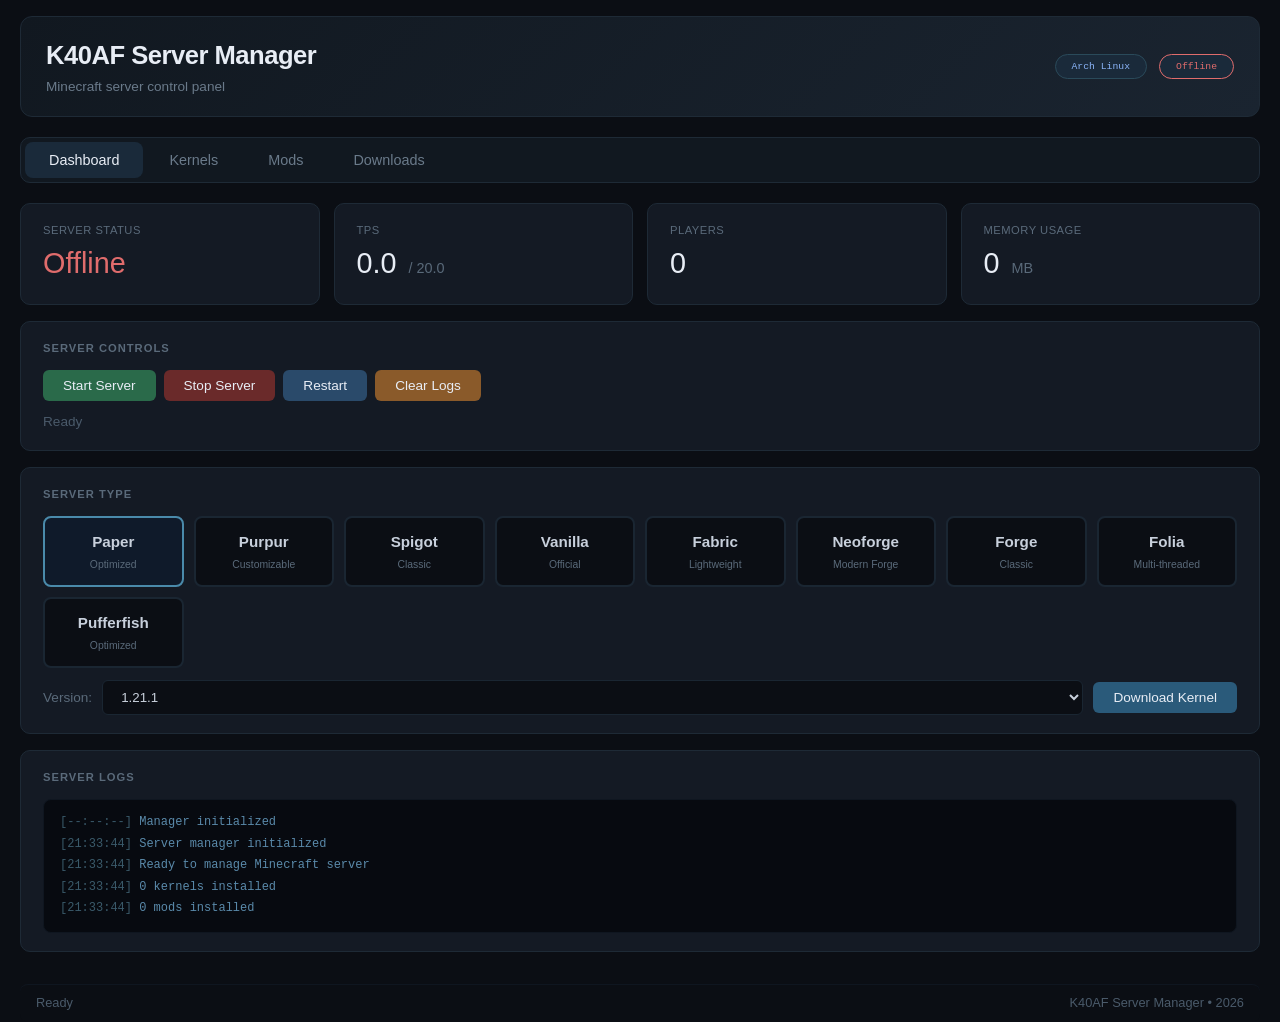
<file: pages.html>
<!DOCTYPE html>
<html lang="ru">
<head>
    <meta charset="UTF-8">
    <meta name="viewport" content="width=device-width, initial-scale=1.0">
    <title>K40AF Server Manager</title>
    <style>
        * {
            margin: 0;
            padding: 0;
            box-sizing: border-box;
        }

        body {
            font-family: -apple-system, BlinkMacSystemFont, 'Segoe UI', Roboto, Oxygen, Ubuntu, sans-serif;
            background: #0b0e14;
            color: #c8d0dc;
            min-height: 100vh;
            line-height: 1.6;
        }

        .app-container {
            display: flex;
            flex-direction: column;
            min-height: 100vh;
            max-width: 1400px;
            margin: 0 auto;
            padding: 0 20px;
        }

        .header {
            background: linear-gradient(135deg, #111820, #1a2430);
            padding: 18px 25px;
            border-radius: 12px;
            margin: 16px 0 20px 0;
            border: 1px solid #1e2a36;
            display: flex;
            justify-content: space-between;
            align-items: center;
            flex-wrap: wrap;
            gap: 12px;
        }

        .header h1 {
            font-size: 1.6em;
            font-weight: 600;
            color: #e8edf5;
            letter-spacing: -0.5px;
        }

        .header .subtitle {
            color: #6a7a8a;
            font-size: 0.85em;
        }

        .header .badge {
            background: #1a2a3a;
            padding: 4px 16px;
            border-radius: 20px;
            font-size: 0.75em;
            color: #8ab4f8;
            font-family: monospace;
            border: 1px solid #2a4a5a;
        }

        .header .badge.online {
            border-color: #4caf84;
            color: #4caf84;
        }

        .header .badge.offline {
            border-color: #e06c6c;
            color: #e06c6c;
        }

        .tabs {
            display: flex;
            background: #111820;
            border-radius: 10px;
            padding: 4px;
            gap: 2px;
            margin-bottom: 20px;
            border: 1px solid #1e2a36;
            overflow-x: auto;
            flex-shrink: 0;
        }

        .tab-btn {
            padding: 10px 24px;
            background: none;
            border: none;
            color: #6a7a8a;
            font-size: 0.9em;
            cursor: pointer;
            border-radius: 8px;
            transition: all 0.2s;
            white-space: nowrap;
        }

        .tab-btn:hover {
            color: #c8d0dc;
            background: #1a2430;
        }

        .tab-btn.active {
            color: #e8edf5;
            background: #1a2a3a;
        }

        .tab-content {
            display: none;
        }

        .tab-content.active {
            display: block;
        }

        .card {
            background: #141a24;
            border-radius: 10px;
            padding: 18px 22px;
            border: 1px solid #1e2a36;
            margin-bottom: 16px;
        }

        .card-title {
            font-size: 0.7em;
            text-transform: uppercase;
            letter-spacing: 1px;
            color: #5a6a7a;
            margin-bottom: 12px;
            font-weight: 600;
            display: flex;
            justify-content: space-between;
            align-items: center;
        }

        .card-title .count {
            font-size: 0.9em;
            color: #4a5a6a;
            font-weight: 400;
        }

        .grid-4col {
            display: grid;
            grid-template-columns: repeat(4, 1fr);
            gap: 14px;
        }

        .stat-value {
            font-size: 1.8em;
            font-weight: 300;
            color: #e8edf5;
        }

        .stat-value .unit {
            font-size: 0.5em;
            color: #5a6a7a;
            margin-left: 4px;
        }

        .stat-label {
            font-size: 0.7em;
            color: #5a6a7a;
            text-transform: uppercase;
            letter-spacing: 0.5px;
        }

        .status-online { color: #4caf84; }
        .status-offline { color: #e06c6c; }

        .btn {
            display: inline-block;
            padding: 8px 20px;
            border: none;
            border-radius: 6px;
            font-size: 0.85em;
            font-weight: 500;
            cursor: pointer;
            transition: all 0.2s;
            color: #e8edf5;
            background: #1a2a3a;
            text-decoration: none;
            text-align: center;
        }

        .btn:hover {
            transform: translateY(-1px);
            box-shadow: 0 4px 20px rgba(0,0,0,0.3);
        }

        .btn-success { background: #2a6a4a; }
        .btn-success:hover { background: #3a7a5a; }

        .btn-danger { background: #6a2a2a; }
        .btn-danger:hover { background: #8a3a3a; }

        .btn-primary { background: #2a4a6a; }
        .btn-primary:hover { background: #3a5a7a; }

        .btn-download { background: #2a5a7a; }
        .btn-download:hover { background: #3a6a8a; }

        .btn-orange { background: #8a5a2a; }
        .btn-orange:hover { background: #9a6a3a; }

        .btn-sm { padding: 4px 14px; font-size: 0.75em; }

        .btn-group {
            display: flex;
            gap: 8px;
            flex-wrap: wrap;
        }

        .server-type-grid {
            display: grid;
            grid-template-columns: repeat(auto-fill, minmax(140px, 1fr));
            gap: 10px;
        }

        .server-type-item {
            background: #0b0e14;
            padding: 12px 14px;
            border-radius: 8px;
            border: 2px solid #1a2632;
            cursor: pointer;
            transition: all 0.2s;
            text-align: center;
        }

        .server-type-item:hover {
            border-color: #2a4a6a;
        }

        .server-type-item.selected {
            border-color: #4a8aaa;
            background: #0f1a2a;
        }

        .server-type-item .name {
            font-weight: 600;
            color: #c8d0dc;
            font-size: 0.95em;
        }

        .server-type-item .desc {
            font-size: 0.65em;
            color: #5a6a7a;
            margin-top: 2px;
        }

        .kernel-grid {
            display: grid;
            grid-template-columns: repeat(auto-fill, minmax(240px, 1fr));
            gap: 14px;
        }

        .kernel-card {
            background: #0b0e14;
            border-radius: 10px;
            padding: 16px 18px;
            border: 1px solid #1a2632;
            transition: all 0.2s;
            position: relative;
        }

        .kernel-card:hover {
            border-color: #2a4a6a;
        }

        .kernel-card .name {
            font-weight: 600;
            color: #e8edf5;
            font-size: 1.05em;
        }

        .kernel-card .version {
            color: #6a8aaa;
            font-size: 0.8em;
        }

        .kernel-card .desc {
            color: #8a9aaa;
            font-size: 0.8em;
            margin: 6px 0 10px 0;
            line-height: 1.4;
        }

        .kernel-card .meta {
            font-size: 0.7em;
            color: #4a5a6a;
            font-family: monospace;
        }

        .kernel-card .actions {
            margin-top: 10px;
            display: flex;
            gap: 6px;
            flex-wrap: wrap;
        }

        .kernel-card .badge-installed {
            position: absolute;
            top: 10px;
            right: 10px;
            background: #2a6a4a;
            color: #4caf84;
            font-size: 0.6em;
            padding: 2px 10px;
            border-radius: 10px;
            border: 1px solid #3a7a5a;
        }

        .log-container {
            background: #070a10;
            border-radius: 8px;
            padding: 12px 16px;
            font-family: 'JetBrains Mono', 'Fira Code', monospace;
            font-size: 0.75em;
            max-height: 280px;
            overflow-y: auto;
            color: #7a8a9a;
            line-height: 1.8;
            border: 1px solid #0f1620;
        }

        .log-time { color: #3a5a6a; }
        .log-info { color: #5a8aaa; }
        .log-warn { color: #c8a84a; }
        .log-error { color: #c86a4a; }
        .log-success { color: #4caf84; }

        .mods-list {
            display: flex;
            flex-direction: column;
            gap: 4px;
        }

        .mod-item {
            display: flex;
            justify-content: space-between;
            align-items: center;
            padding: 8px 14px;
            background: #0b0e14;
            border-radius: 6px;
            border: 1px solid #1a2632;
        }

        .mod-item .mod-name {
            color: #c8d0dc;
            font-weight: 500;
        }

        .mod-item .mod-size {
            color: #4a5a6a;
            font-size: 0.8em;
        }

        .status-bar {
            background: #0b0e14;
            padding: 8px 16px;
            border-top: 1px solid #0f1620;
            font-size: 0.8em;
            color: #4a5a6a;
            display: flex;
            justify-content: space-between;
            margin-top: 16px;
            border-radius: 8px;
            flex-wrap: wrap;
        }

        .upload-area {
            border: 2px dashed #1a2632;
            border-radius: 8px;
            padding: 30px 20px;
            text-align: center;
            color: #4a5a6a;
            cursor: pointer;
            transition: border-color 0.2s;
            margin-bottom: 12px;
        }

        .upload-area:hover {
            border-color: #2a4a6a;
        }

        .upload-area .icon {
            font-size: 2em;
            margin-bottom: 8px;
        }

        @media (max-width: 1024px) {
            .grid-4col { grid-template-columns: 1fr 1fr; }
        }

        @media (max-width: 768px) {
            .grid-4col { grid-template-columns: 1fr 1fr; }
            .header { flex-direction: column; align-items: flex-start; }
            .header h1 { font-size: 1.3em; }
            .tabs { padding: 4px; }
            .tab-btn { padding: 8px 14px; font-size: 0.8em; }
            .app-container { padding: 0 10px; }
            .card { padding: 14px 16px; }
            .server-type-grid { grid-template-columns: 1fr 1fr; }
            .kernel-grid { grid-template-columns: 1fr; }
        }

        @media (max-width: 480px) {
            .grid-4col { grid-template-columns: 1fr; }
            .server-type-grid { grid-template-columns: 1fr; }
        }

        ::-webkit-scrollbar { width: 6px; }
        ::-webkit-scrollbar-track { background: #0b0e14; }
        ::-webkit-scrollbar-thumb { background: #1a2a3a; border-radius: 3px; }
        ::-webkit-scrollbar-thumb:hover { background: #2a3a4a; }
    </style>
</head>
<body>

<div class="app-container">

    <!-- HEADER -->
    <header class="header">
        <div>
            <h1>K40AF Server Manager</h1>
            <div class="subtitle">Minecraft server control panel</div>
        </div>
        <div style="display:flex;align-items:center;gap:12px;flex-wrap:wrap;">
            <span class="badge">Arch Linux</span>
            <span class="badge offline" id="statusBadge">Offline</span>
        </div>
    </header>

    <!-- TABS -->
    <div class="tabs">
        <button class="tab-btn active" data-tab="dashboard">Dashboard</button>
        <button class="tab-btn" data-tab="kernels">Kernels</button>
        <button class="tab-btn" data-tab="mods">Mods</button>
        <button class="tab-btn" data-tab="downloads">Downloads</button>
    </div>

    <!-- CONTENT -->
    <div class="content">

        <!-- DASHBOARD -->
        <div id="tab-dashboard" class="tab-content active">
            <div class="grid-4col">
                <div class="card">
                    <div class="stat-label">Server Status</div>
                    <div class="stat-value" id="statusText"><span class="status-offline">Offline</span></div>
                </div>
                <div class="card">
                    <div class="stat-label">TPS</div>
                    <div class="stat-value" id="tpsValue">0.0 <span class="unit">/ 20.0</span></div>
                </div>
                <div class="card">
                    <div class="stat-label">Players</div>
                    <div class="stat-value" id="playersValue">0</div>
                </div>
                <div class="card">
                    <div class="stat-label">Memory Usage</div>
                    <div class="stat-value" id="memoryValue">0 <span class="unit">MB</span></div>
                </div>
            </div>

            <div class="card">
                <div class="card-title">Server Controls</div>
                <div class="btn-group">
                    <button class="btn btn-success" onclick="startServer()">Start Server</button>
                    <button class="btn btn-danger" onclick="stopServer()">Stop Server</button>
                    <button class="btn btn-primary" onclick="restartServer()">Restart</button>
                    <button class="btn btn-orange" onclick="clearLogs()">Clear Logs</button>
                </div>
                <div style="margin-top:10px;font-size:0.85em;color:#4a5a6a;" id="actionStatus">Ready</div>
            </div>

            <div class="card">
                <div class="card-title">Server Type</div>
                <div class="server-type-grid" id="serverTypeGrid">
                    <div class="server-type-item selected" data-type="paper"><div class="name">Paper</div><div class="desc">Optimized</div></div>
                    <div class="server-type-item" data-type="purpur"><div class="name">Purpur</div><div class="desc">Customizable</div></div>
                    <div class="server-type-item" data-type="spigot"><div class="name">Spigot</div><div class="desc">Classic</div></div>
                    <div class="server-type-item" data-type="vanilla"><div class="name">Vanilla</div><div class="desc">Official</div></div>
                    <div class="server-type-item" data-type="fabric"><div class="name">Fabric</div><div class="desc">Lightweight</div></div>
                    <div class="server-type-item" data-type="neoforge"><div class="name">Neoforge</div><div class="desc">Modern Forge</div></div>
                    <div class="server-type-item" data-type="forge"><div class="name">Forge</div><div class="desc">Classic</div></div>
                    <div class="server-type-item" data-type="folia"><div class="name">Folia</div><div class="desc">Multi-threaded</div></div>
                    <div class="server-type-item" data-type="pufferfish"><div class="name">Pufferfish</div><div class="desc">Optimized</div></div>
                </div>
                <div style="margin-top:12px;">
                    <div style="display:flex;gap:10px;flex-wrap:wrap;align-items:center;">
                        <label style="color:#5a6a7a;font-size:0.85em;">Version:</label>
                        <select id="versionSelect" style="flex:1;min-width:120px;padding:8px 14px;border-radius:6px;border:1px solid #1a2632;background:#0b0e14;color:#c8d0dc;outline:none;">
                            <option value="1.21.4">1.21.4</option>
                            <option value="1.21.3">1.21.3</option>
                            <option value="1.21.1" selected>1.21.1</option>
                            <option value="1.21">1.21</option>
                            <option value="1.20.6">1.20.6</option>
                            <option value="1.20.4">1.20.4</option>
                            <option value="1.20.2">1.20.2</option>
                            <option value="1.20.1">1.20.1</option>
                            <option value="1.19.4">1.19.4</option>
                            <option value="1.19.3">1.19.3</option>
                            <option value="1.19.2">1.19.2</option>
                            <option value="1.18.2">1.18.2</option>
                            <option value="1.18.1">1.18.1</option>
                            <option value="1.17.1">1.17.1</option>
                            <option value="1.16.5">1.16.5</option>
                            <option value="1.15.2">1.15.2</option>
                            <option value="1.14.4">1.14.4</option>
                            <option value="1.13.2">1.13.2</option>
                            <option value="1.12.2">1.12.2</option>
                            <option value="1.11.2">1.11.2</option>
                            <option value="1.10.2">1.10.2</option>
                            <option value="1.9.4">1.9.4</option>
                            <option value="1.8.9">1.8.9</option>
                        </select>
                        <button class="btn btn-download" onclick="downloadSelected()">Download Kernel</button>
                    </div>
                </div>
            </div>

            <div class="card">
                <div class="card-title">Server Logs</div>
                <div class="log-container" id="logContainer">
                    <div><span class="log-time">[--:--:--]</span> <span class="log-info">Manager initialized</span></div>
                </div>
            </div>
        </div>

        <!-- KERNELS -->
        <div id="tab-kernels" class="tab-content">
            <div class="card">
                <div class="card-title">Installed Kernels <span class="count" id="kernelCount">0</span></div>
                <div id="kernelsList" class="kernel-grid">
                    <div style="color:#4a5a6a;padding:20px;text-align:center;grid-column:1/-1;">No kernels installed. Download from Dashboard.</div>
                </div>
            </div>

            <div class="card">
                <div class="card-title">All Available Kernels</div>
                <div class="kernel-grid" id="allKernels">
                    <!-- Populated by JS -->
                </div>
            </div>
        </div>

        <!-- MODS -->
        <div id="tab-mods" class="tab-content">
            <div class="card">
                <div class="card-title">Installed Mods <span class="count" id="installedModsCount">0</span></div>
                <div id="installedModsList" class="mods-list">
                    <div style="color:#4a5a6a;padding:10px;text-align:center;">No mods installed</div>
                </div>
            </div>

            <div class="card">
                <div class="card-title">Upload Mod</div>
                <div class="upload-area" id="uploadArea" onclick="document.getElementById('modFileInput').click()">
                    <div class="icon">📁</div>
                    <div>Click to select .jar file or drag & drop</div>
                    <div style="font-size:0.8em;color:#3a4a5a;margin-top:4px;">Only .jar files accepted</div>
                </div>
                <input type="file" id="modFileInput" accept=".jar" style="display:none;" onchange="uploadMod()">
                <div style="display:flex;gap:10px;flex-wrap:wrap;align-items:center;">
                    <span style="font-size:0.8em;color:#4a5a6a;">Upload your own mods (.jar files)</span>
                </div>
            </div>
        </div>

        <!-- DOWNLOADS -->
        <div id="tab-downloads" class="tab-content">
            <div class="card">
                <div class="card-title">Active Downloads <span class="count" id="downloadCount">0</span></div>
                <div id="downloadList">
                    <div style="color:#4a5a6a;padding:20px;text-align:center;">No active downloads</div>
                </div>
            </div>

            <div class="card">
                <div class="card-title">Download History</div>
                <div id="downloadHistory">
                    <div style="color:#4a5a6a;padding:10px 0;text-align:center;font-size:0.85em;">No downloads yet</div>
                </div>
            </div>
        </div>

    </div>

    <!-- STATUS BAR -->
    <div class="status-bar">
        <span id="statusBarLeft">Ready</span>
        <span id="statusBarRight">K40AF Server Manager &bull; 2026</span>
    </div>

</div>

<script>
    // ================================================================
    //  DATA
    // ================================================================

    const ALL_KERNELS = [
        {
            type: 'paper',
            name: 'Paper',
            description: 'High-performance fork of Spigot with many optimizations. Industry standard.',
            url: (v) => `https://api.papermc.io/v2/projects/paper/versions/${v}/builds/latest/downloads/paper-${v}-latest.jar`,
            meta: 'Java 17+ • ~40 MB'
        },
        {
            type: 'purpur',
            name: 'Purpur',
            description: 'Fork of Paper with more config options and unique features.',
            url: (v) => `https://api.purpurmc.org/v2/purpur/${v}/latest/download`,
            meta: 'Java 17+ • ~42 MB'
        },
        {
            type: 'spigot',
            name: 'Spigot',
            description: 'Classic server software with full plugin support.',
            url: (v) => `https://download.getbukkit.org/spigot/spigot-${v}.jar`,
            meta: 'Java 17+ • ~45 MB'
        },
        {
            type: 'vanilla',
            name: 'Vanilla',
            description: 'Official Mojang server. Pure vanilla experience.',
            url: (v) => `https://piston-data.mojang.com/v1/objects/59353fb40c36d304f2035d51e7d6e6baa98dc05c/server.jar`,
            meta: 'Java 17+ • ~42 MB'
        },
        {
            type: 'fabric',
            name: 'Fabric',
            description: 'Lightweight mod loader. Great for performance and modern mods.',
            url: (v) => `https://meta.fabricmc.net/v2/versions/loader/${v}/0.15.11/1.0.1/server/jar`,
            meta: 'Java 17+ • ~2 MB'
        },
        {
            type: 'neoforge',
            name: 'Neoforge',
            description: 'Modern Forge fork. The future of modded Minecraft.',
            url: (v) => `https://maven.neoforged.net/releases/net/neoforged/neoforge/${v}/neoforge-${v}-installer.jar`,
            meta: 'Java 17+ • ~25 MB'
        },
        {
            type: 'forge',
            name: 'Forge',
            description: 'Classic mod loader. Thousands of mods available.',
            url: (v) => `https://maven.minecraftforge.net/net/minecraftforge/forge/${v}/forge-${v}-installer.jar`,
            meta: 'Java 17+ • ~30 MB'
        },
        {
            type: 'folia',
            name: 'Folia',
            description: 'Multi-threaded Paper fork. Experimental but very fast.',
            url: (v) => `https://api.papermc.io/v2/projects/folia/versions/${v}/builds/latest/downloads/folia-${v}-latest.jar`,
            meta: 'Java 17+ • ~45 MB'
        },
        {
            type: 'pufferfish',
            name: 'Pufferfish',
            description: 'Optimized Paper fork with advanced performance tweaks.',
            url: (v) => `https://ci.pufferfish.host/job/Pufferfish-${v}/lastSuccessfulBuild/artifact/build/libs/pufferfish-${v}-latest.jar`,
            meta: 'Java 17+ • ~42 MB'
        }
    ];

    // ================================================================
    //  STATE
    // ================================================================

    let serverRunning = false;
    let tpsValue = 0;
    let playerCount = 0;
    let memoryUsage = 0;
    let selectedType = 'paper';
    let installedKernels = [];
    let installedMods = [];
    let downloadQueue = [];
    let downloadHistory = [];

    // ================================================================
    //  TABS
    // ================================================================

    document.querySelectorAll('.tab-btn').forEach(btn => {
        btn.addEventListener('click', function() {
            document.querySelectorAll('.tab-btn').forEach(b => b.classList.remove('active'));
            document.querySelectorAll('.tab-content').forEach(c => c.classList.remove('active'));
            this.classList.add('active');
            document.getElementById('tab-' + this.dataset.tab).classList.add('active');
            if (this.dataset.tab === 'kernels') renderKernels();
            if (this.dataset.tab === 'mods') renderMods();
            if (this.dataset.tab === 'downloads') renderDownloads();
        });
    });

    // ================================================================
    //  SERVER TYPE SELECTION
    // ================================================================

    document.querySelectorAll('.server-type-item').forEach(el => {
        el.addEventListener('click', function() {
            document.querySelectorAll('.server-type-item').forEach(e => e.classList.remove('selected'));
            this.classList.add('selected');
            selectedType = this.dataset.type;
            setStatus('Selected: ' + selectedType);
        });
    });

    // ================================================================
    //  SERVER CONTROLS
    // ================================================================

    function startServer() {
        if (serverRunning) { setStatus('Already running'); return; }
        setStatus('Starting server...');
        addLog('info', 'Starting server process');
        setTimeout(() => {
            serverRunning = true;
            tpsValue = 20.0;
            playerCount = 0;
            memoryUsage = 280;
            updateUI();
            setStatus('Server started');
            addLog('success', 'Server started on port 25565');
            setTimeout(() => addLog('info', 'World loaded'), 500);
        }, 800);
    }

    function stopServer() {
        if (!serverRunning) { setStatus('Not running'); return; }
        setStatus('Stopping server...');
        addLog('warn', 'Shutting down');
        setTimeout(() => {
            serverRunning = false;
            tpsValue = 0;
            playerCount = 0;
            memoryUsage = 0;
            updateUI();
            setStatus('Server stopped');
            addLog('warn', 'Server shutdown complete');
        }, 600);
    }

    function restartServer() {
        setStatus('Restarting...');
        addLog('warn', 'Restarting');
        if (serverRunning) {
            stopServer();
            setTimeout(startServer, 1200);
        } else {
            startServer();
        }
    }

    function clearLogs() {
        document.getElementById('logContainer').innerHTML = '';
        addLog('info', 'Logs cleared');
        setStatus('Logs cleared');
    }

    // ================================================================
    //  KERNEL DOWNLOAD
    // ================================================================

    function getKernelUrl(type, version) {
        const kernel = ALL_KERNELS.find(k => k.type === type);
        if (!kernel) return null;
        return kernel.url(version);
    }

    function downloadKernel(type) {
        const version = document.getElementById('versionSelect').value;
        const url = getKernelUrl(type, version);
        if (!url) {
            setStatus('No URL for ' + type + ' ' + version);
            addLog('error', 'No download URL for ' + type + ' ' + version);
            return;
        }

        const exists = installedKernels.some(k => k.type === type && k.version === version);
        if (exists) {
            setStatus(type + ' ' + version + ' already installed');
            addLog('warn', 'Kernel already installed: ' + type + ' ' + version);
            return;
        }

        const filename = type + '-' + version + '.jar';
        setStatus('Downloading ' + filename + '...');
        addLog('info', 'Downloading ' + filename);

        const download = {
            id: Date.now(),
            name: filename,
            type: 'kernel',
            kernelType: type,
            version: version,
            url: url,
            status: 'downloading',
            progress: 0,
            startTime: new Date().toLocaleTimeString()
        };
        downloadQueue.push(download);
        renderDownloads();

        let progress = 0;
        const interval = setInterval(() => {
            progress += Math.random() * 15 + 5;
            if (progress >= 100) {
                progress = 100;
                clearInterval(interval);
                download.status = 'complete';
                download.progress = 100;
                download.endTime = new Date().toLocaleTimeString();

                installedKernels.push({ type: type, version: version, name: filename });
                renderKernels();

                downloadHistory.push({
                    name: filename,
                    type: 'Kernel',
                    time: new Date().toLocaleTimeString(),
                    status: 'Downloaded'
                });

                setStatus('Download complete: ' + filename);
                addLog('success', 'Downloaded kernel: ' + filename);
                renderDownloads();
                updateUI();
            } else {
                download.progress = Math.round(progress);
                renderDownloads();
            }
        }, 200);
    }

    function downloadSelected() {
        downloadKernel(selectedType);
    }

    function quickStart(type) {
        selectedType = type;
        document.querySelectorAll('.server-type-item').forEach(el => {
            el.classList.toggle('selected', el.dataset.type === type);
        });
        downloadKernel(type);
        setTimeout(startServer, 2000);
    }

    function removeKernel(type, version) {
        if (!confirm('Remove ' + type + ' ' + version + '?')) return;
        installedKernels = installedKernels.filter(k => !(k.type === type && k.version === version));
        renderKernels();
        setStatus('Removed: ' + type + ' ' + version);
        addLog('warn', 'Removed kernel: ' + type + ' ' + version);
    }

    function removeFromQueue(id) {
        downloadQueue = downloadQueue.filter(d => d.id !== id);
        renderDownloads();
    }

    // ================================================================
    //  RENDER KERNELS
    // ================================================================

    function renderKernels() {
        const container = document.getElementById('kernelsList');
        const allContainer = document.getElementById('allKernels');
        document.getElementById('kernelCount').textContent = installedKernels.length;

        if (installedKernels.length === 0) {
            container.innerHTML = '<div style="color:#4a5a6a;padding:20px;text-align:center;grid-column:1/-1;">No kernels installed. Download from Dashboard.</div>';
        } else {
            container.innerHTML = installedKernels.map(k => `
                <div class="kernel-card">
                    <span class="badge-installed">Installed</span>
                    <div class="name">${k.type.charAt(0).toUpperCase() + k.type.slice(1)}</div>
                    <div class="version">${k.version}</div>
                    <div class="meta">${k.name}</div>
                    <div class="actions">
                        <button class="btn btn-success btn-sm" onclick="quickStart('${k.type}')">Start</button>
                        <button class="btn btn-danger btn-sm" onclick="removeKernel('${k.type}','${k.version}')">Remove</button>
                    </div>
                </div>
            `).join('');
        }

        allContainer.innerHTML = ALL_KERNELS.map(k => {
            const installed = installedKernels.some(ik => ik.type === k.type);
            return `
                <div class="kernel-card">
                    ${installed ? '<span class="badge-installed">Installed</span>' : ''}
                    <div class="name">${k.name}</div>
                    <div class="version">Multiple versions</div>
                    <div class="desc">${k.description}</div>
                    <div class="meta">${k.meta}</div>
                    <div class="actions">
                        ${!installed ? `<button class="btn btn-download btn-sm" onclick="downloadKernel('${k.type}')">Download</button>` : ''}
                        <button class="btn btn-success btn-sm" onclick="quickStart('${k.type}')">Start</button>
                    </div>
                </div>
            `;
        }).join('');
    }

    // ================================================================
    //  MODS
    // ================================================================

    function renderMods() {
        const container = document.getElementById('installedModsList');
        const countEl = document.getElementById('installedModsCount');

        countEl.textContent = installedMods.length;

        if (installedMods.length === 0) {
            container.innerHTML = '<div style="color:#4a5a6a;padding:10px;text-align:center;">No mods installed. Upload .jar files.</div>';
            return;
        }

        container.innerHTML = installedMods.map((m, index) => `
            <div class="mod-item">
                <div class="mod-name">${m.name}</div>
                <div>
                    <span class="mod-size">${m.size || 'Unknown'}</span>
                    <button class="btn btn-danger btn-sm" onclick="removeMod(${index})" style="margin-left:10px;">Remove</button>
                </div>
            </div>
        `).join('');
    }

    function removeMod(index) {
        const name = installedMods[index].name;
        if (!confirm('Remove ' + name + ' from server?')) return;
        installedMods.splice(index, 1);
        renderMods();
        setStatus('Removed: ' + name);
        addLog('warn', 'Mod removed: ' + name);
    }

    function uploadMod() {
        const input = document.getElementById('modFileInput');
        if (input.files.length === 0) return;
        const file = input.files[0];

        if (!file.name.endsWith('.jar')) {
            setStatus('Only .jar files allowed');
            addLog('error', 'Invalid file type: ' + file.name);
            return;
        }

        const name = file.name;
        const size = (file.size / 1024).toFixed(1) + ' KB';

        // Проверка на дубли
        if (installedMods.some(m => m.name === name)) {
            setStatus('Already installed: ' + name);
            return;
        }

        installedMods.push({ name: name, size: size });
        renderMods();
        setStatus('Uploaded: ' + name);
        addLog('success', 'Mod uploaded: ' + name + ' (' + size + ')');
        input.value = '';
    }

    // ================================================================
    //  RENDER DOWNLOADS
    // ================================================================

    function renderDownloads() {
        const container = document.getElementById('downloadList');
        const countEl = document.getElementById('downloadCount');
        const historyEl = document.getElementById('downloadHistory');

        countEl.textContent = downloadQueue.length;

        if (downloadQueue.length === 0) {
            container.innerHTML = '<div style="color:#4a5a6a;padding:20px;text-align:center;">No active downloads</div>';
        } else {
            container.innerHTML = downloadQueue.map(d => `
                <div style="background:#0b0e14;padding:12px 16px;border-radius:8px;border:1px solid #1a2632;margin-bottom:8px;">
                    <div style="display:flex;justify-content:space-between;align-items:center;flex-wrap:wrap;gap:8px;">
                        <div>
                            <span style="font-weight:500;color:#c8d0dc;">${d.name}</span>
                            <span style="font-size:0.75em;color:#4a5a6a;margin-left:10px;">${d.startTime}</span>
                            <span style="font-size:0.7em;color:#5a6a7a;margin-left:8px;">${d.type}</span>
                        </div>
                        <div style="display:flex;align-items:center;gap:12px;">
                            <span style="font-size:0.8em;color:#6a8aaa;">${d.status === 'downloading' ? d.progress + '%' : 'Complete'}</span>
                            ${d.status === 'downloading' ? `
                                <div style="width:120px;height:4px;background:#1a2a3a;border-radius:2px;overflow:hidden;">
                                    <div style="width:${d.progress}%;height:100%;background:#2a6a4a;transition:width 0.3s;"></div>
                                </div>
                            ` : `
                                <span style="color:#4caf84;font-size:0.8em;">Done</span>
                            `}
                            ${d.status === 'complete' ? '' : `<button class="btn btn-danger btn-sm" onclick="removeFromQueue(${d.id})">Cancel</button>`}
                        </div>
                    </div>
                </div>
            `).join('');
        }

        if (downloadHistory.length === 0) {
            historyEl.innerHTML = '<div style="color:#4a5a6a;padding:10px 0;text-align:center;font-size:0.85em;">No downloads yet</div>';
        } else {
            historyEl.innerHTML = downloadHistory.slice().reverse().map(h => `
                <div style="display:flex;justify-content:space-between;padding:4px 0;border-bottom:1px solid #0f1620;font-size:0.85em;">
                    <span style="color:#c8d0dc;">${h.name}</span>
                    <span style="color:#4a5a6a;">${h.time}</span>
                    <span style="color:#4a5a6a;">${h.type}</span>
                    <span style="color:#4caf84;">${h.status}</span>
                </div>
            `).join('');
        }
    }

    // ================================================================
    //  UI UPDATE
    // ================================================================

    function updateUI() {
        const statusEl = document.getElementById('statusText');
        const badgeEl = document.getElementById('statusBadge');

        if (serverRunning) {
            statusEl.innerHTML = '<span class="status-online">Online</span>';
            badgeEl.textContent = 'Online';
            badgeEl.className = 'badge online';
        } else {
            statusEl.innerHTML = '<span class="status-offline">Offline</span>';
            badgeEl.textContent = 'Offline';
            badgeEl.className = 'badge offline';
        }

        document.getElementById('tpsValue').innerHTML = tpsValue.toFixed(1) + ' <span class="unit">/ 20.0</span>';
        document.getElementById('playersValue').textContent = playerCount;
        document.getElementById('memoryValue').innerHTML = memoryUsage + ' <span class="unit">MB</span>';
    }

    function setStatus(msg) {
        document.getElementById('actionStatus').textContent = msg;
        document.getElementById('statusBarLeft').textContent = msg;
    }

    // ================================================================
    //  LOGS
    // ================================================================

    function addLog(level, message) {
        const container = document.getElementById('logContainer');
        const time = new Date().toTimeString().slice(0, 8);
        const levelClass = 'log-' + level;
        const div = document.createElement('div');
        div.innerHTML = `<span class="log-time">[${time}]</span> <span class="${levelClass}">${message}</span>`;
        container.appendChild(div);
        if (container.children.length > 100) container.removeChild(container.firstChild);
        container.scrollTop = container.scrollHeight;
    }

    // ================================================================
    //  SIMULATION
    // ================================================================

    function simulateServer() {
        if (serverRunning) {
            tpsValue = Math.max(14, Math.min(20, tpsValue + (Math.random() - 0.5) * 1.2));
            if (Math.random() > 0.7) {
                playerCount = Math.max(0, playerCount + (Math.random() > 0.5 ? 1 : -1));
            }
            memoryUsage = Math.max(220, Math.min(500, memoryUsage + (Math.random() - 0.5) * 15));
            updateUI();
            if (Math.random() > 0.93) {
                const msgs = ['Player joined', 'Player left', 'Saving chunks', 'World saved', 'Keep alive'];
                addLog('info', msgs[Math.floor(Math.random() * msgs.length)]);
            }
        }
    }

    // ================================================================
    //  INIT
    // ================================================================

    function init() {
        setStatus('Ready');
        renderKernels();
        renderMods();
        updateUI();
        addLog('info', 'Server manager initialized');
        addLog('info', 'Ready to manage Minecraft server');
        setTimeout(() => {
            addLog('info', installedKernels.length + ' kernels installed');
            addLog('info', installedMods.length + ' mods installed');
        }, 500);
        setInterval(simulateServer, 2000);
    }

    init();
</script>
</body>
</html>
</file>
